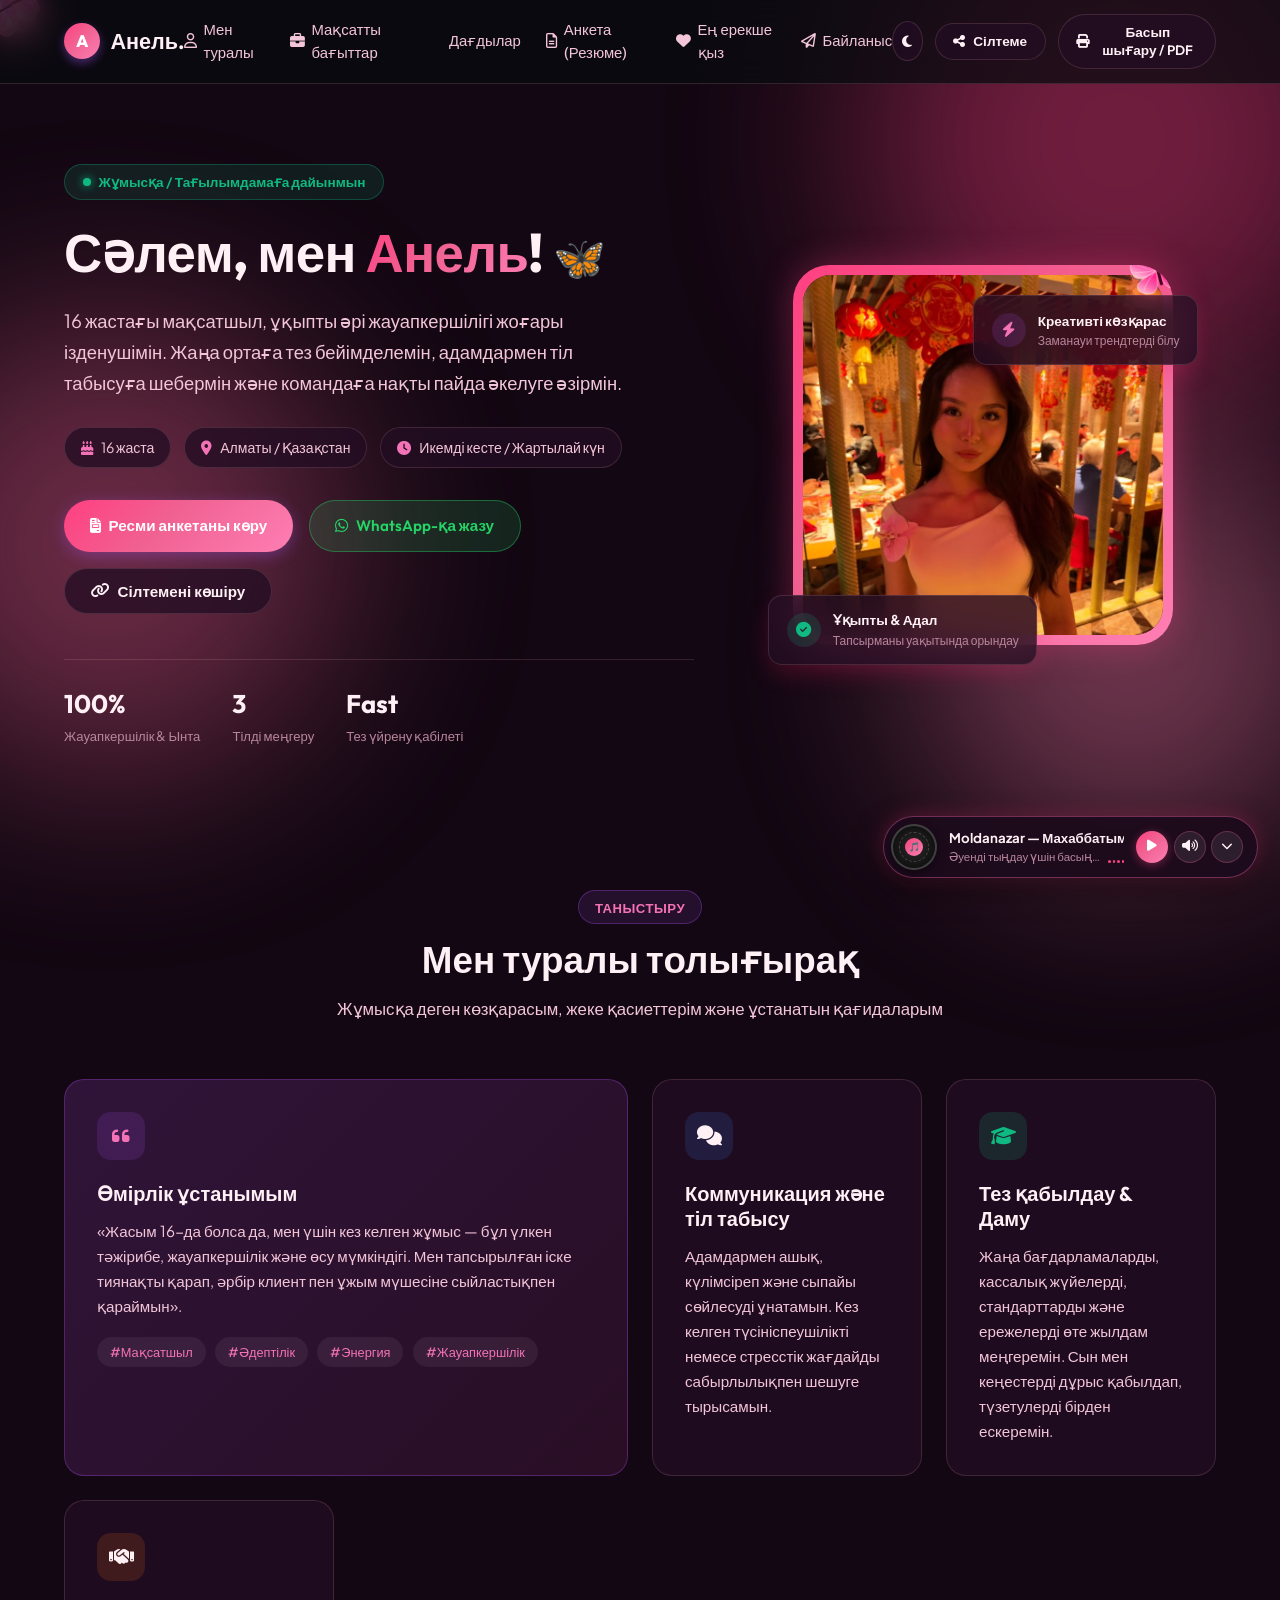
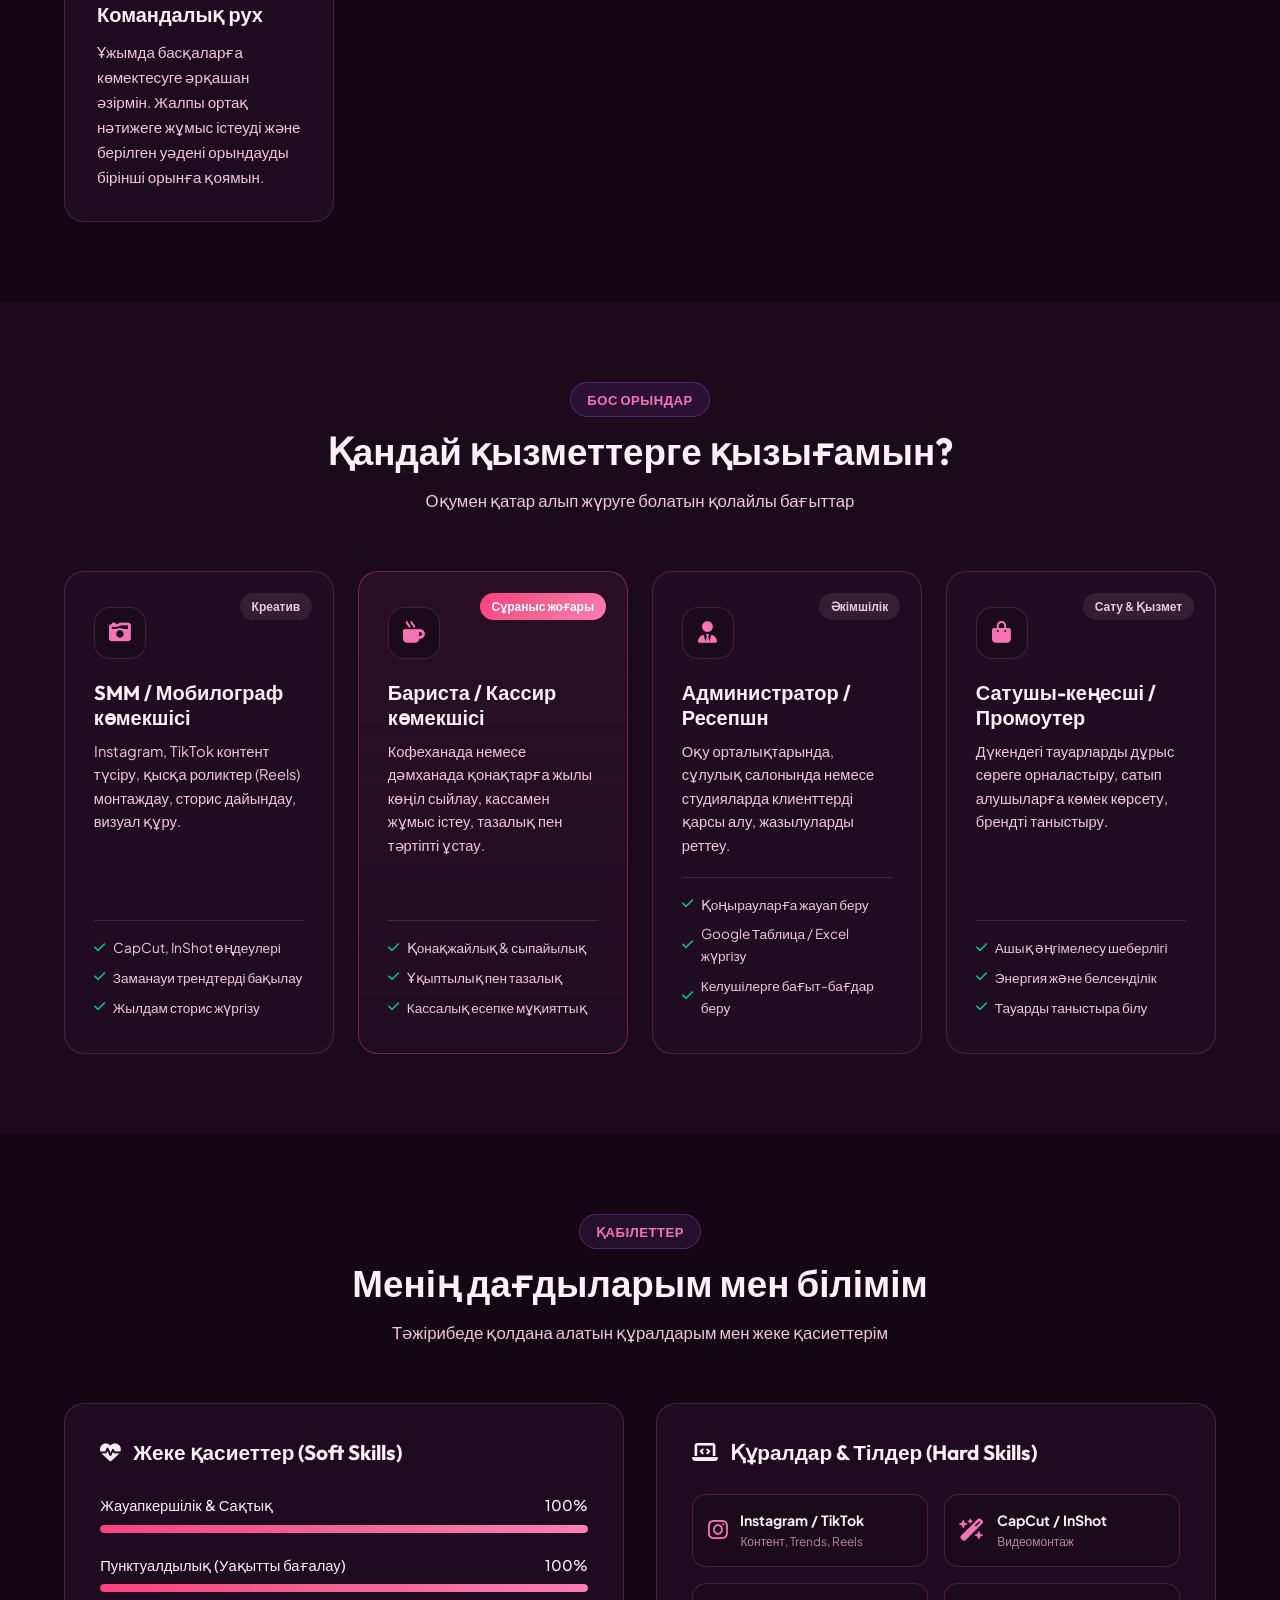
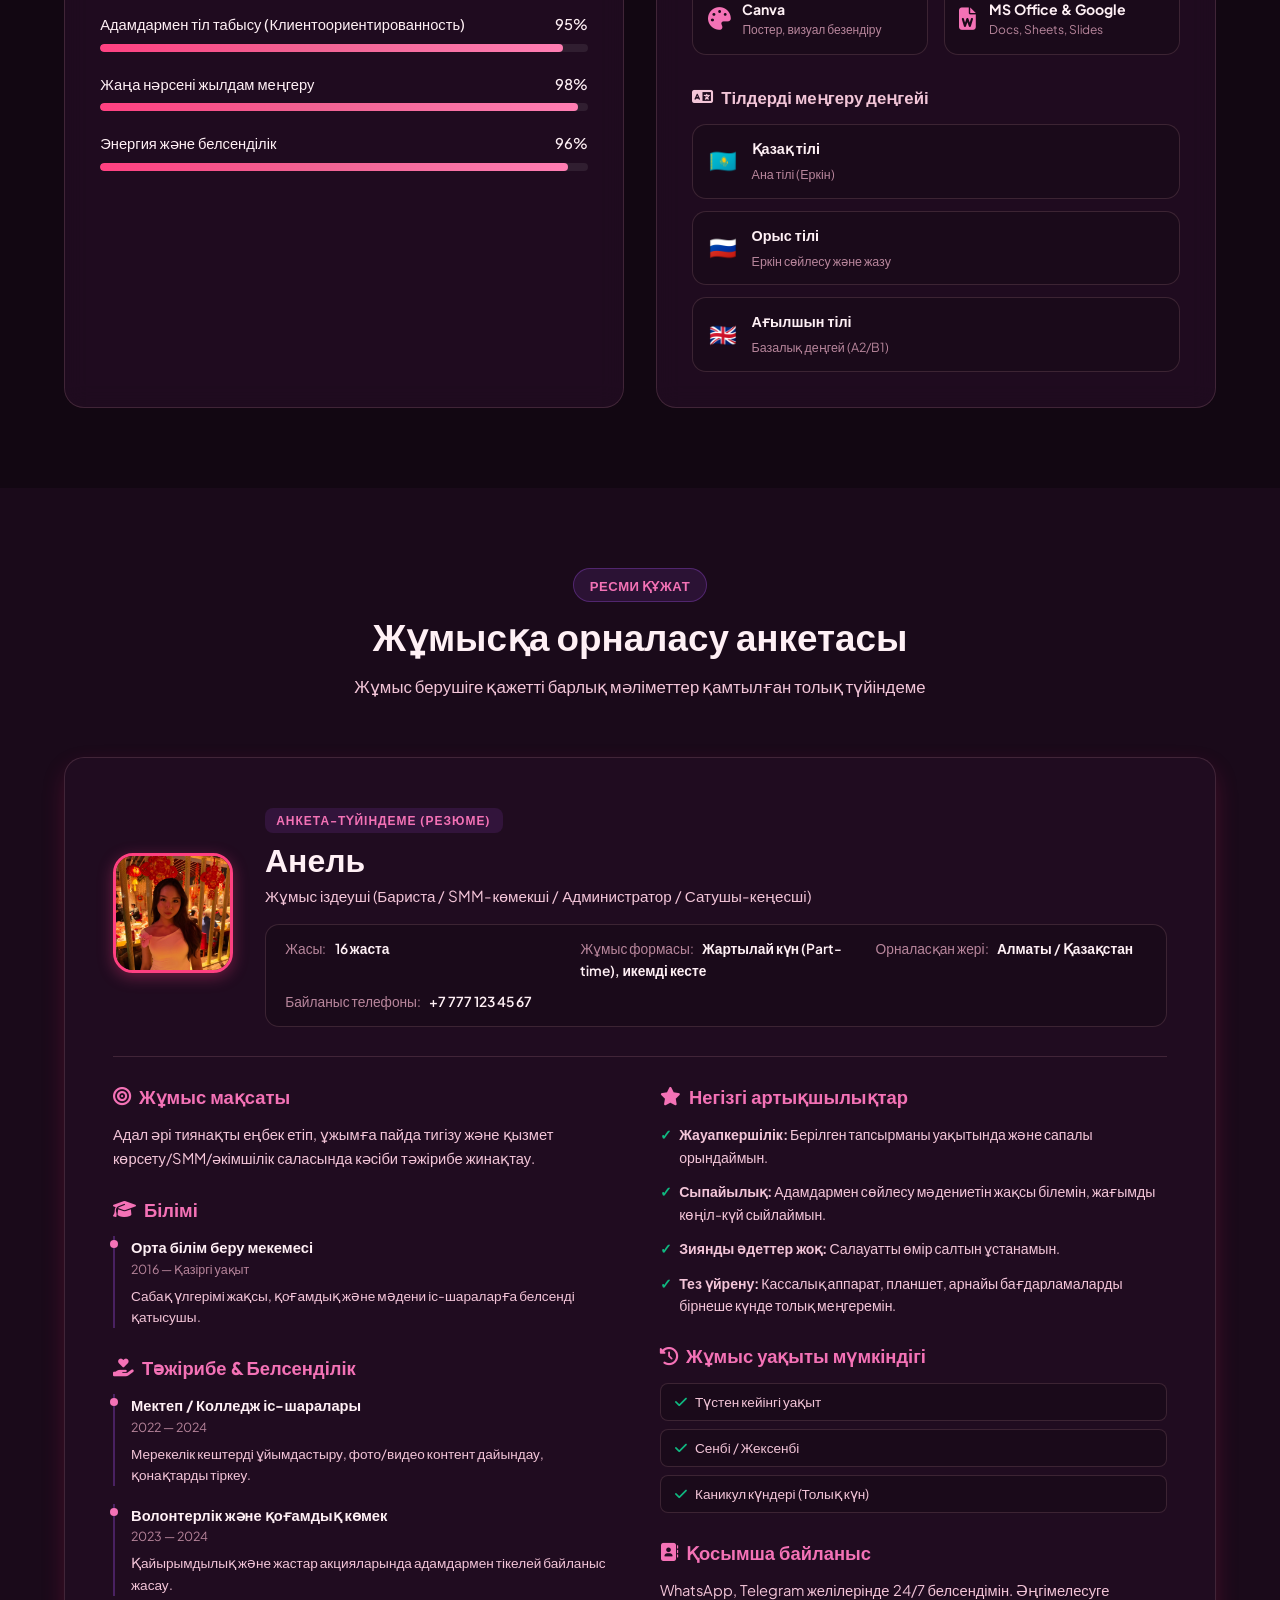
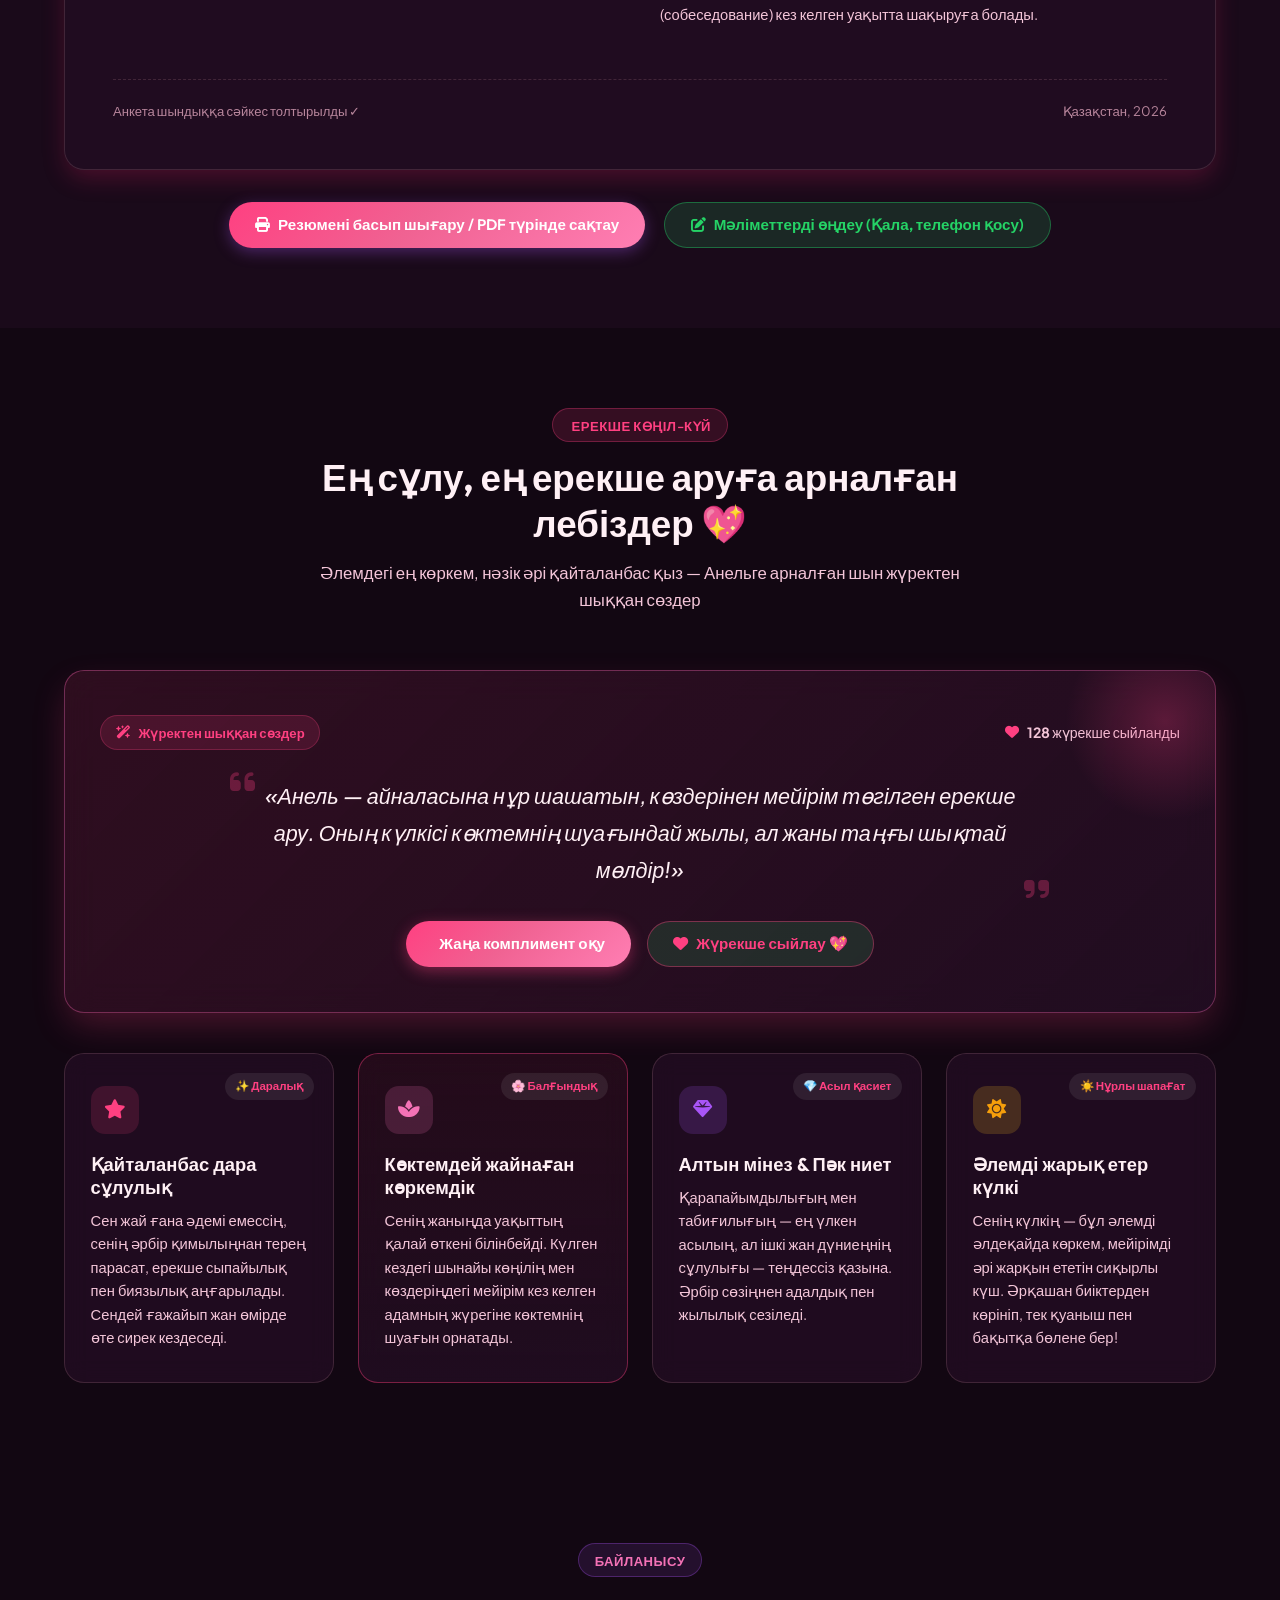
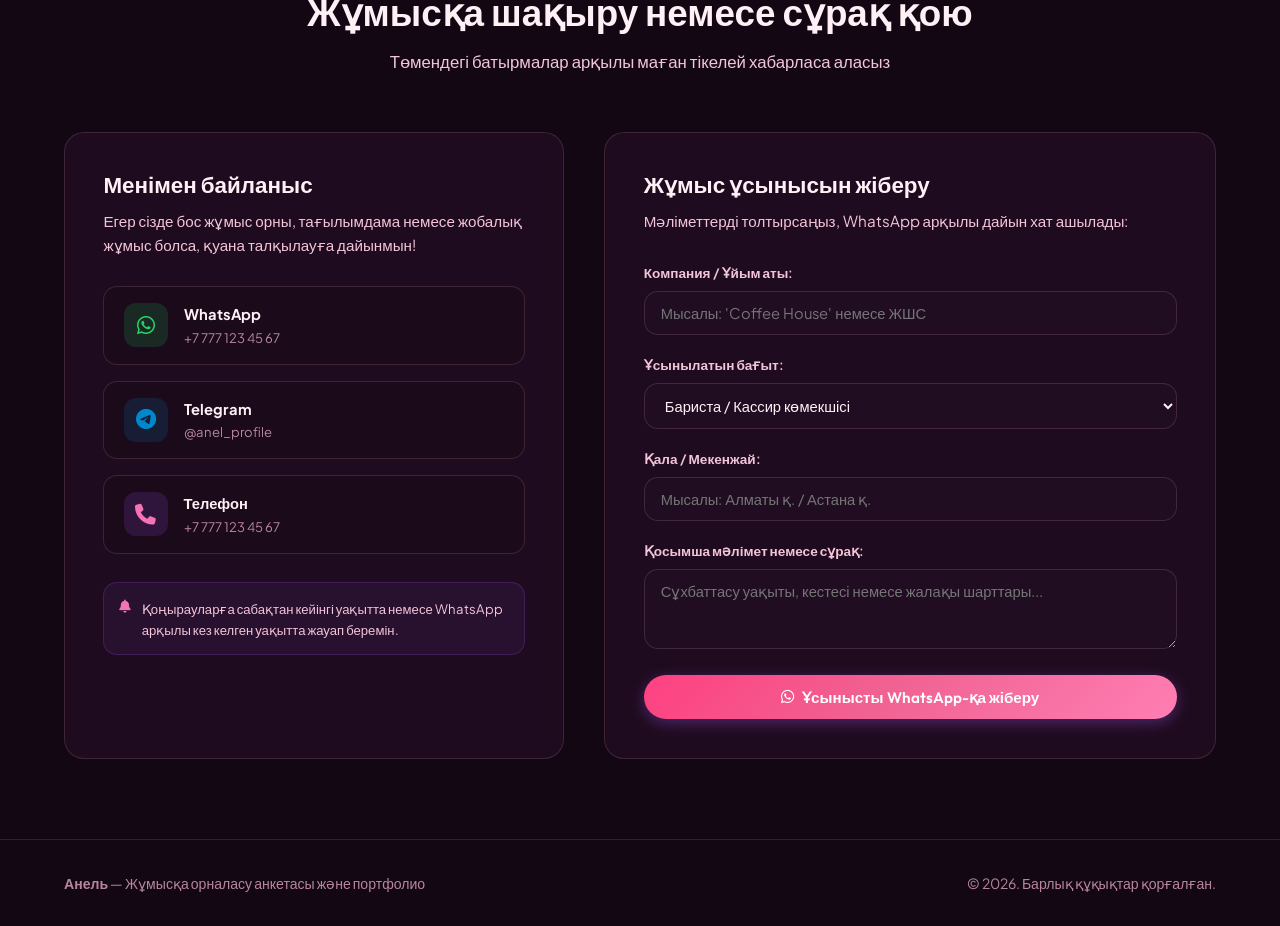
<file: index.html>
<!DOCTYPE html>
<html lang="kk" data-theme="dark">
<head>
  <meta charset="UTF-8">
  <meta name="viewport" content="width=device-width, initial-scale=1.0">
  <title>Анель • Резюме-Портфолио | Жұмысқа орналасу анкетасы</title>
  <meta name="description" content="Анель — 16 жаста. Жұмысқа орналасуға және тағылымдамаға арналған заманауи интерактивті резюме-портфолио мен жеке анкета.">
  
  <!-- Fonts -->
  <link rel="preconnect" href="https://fonts.googleapis.com">
  <link rel="preconnect" href="https://fonts.gstatic.com" crossorigin>
  <link href="https://fonts.googleapis.com/css2?family=Outfit:wght@300;400;500;600;700;800&family=Plus+Jakarta+Sans:wght@400;500;600;700&display=swap" rel="stylesheet">
  
  <!-- Font Awesome Icons -->
  <link rel="stylesheet" href="https://cdnjs.cloudflare.com/ajax/libs/font-awesome/6.4.0/css/all.min.css">
  
  <link rel="stylesheet" href="style.css">
</head>
<body>

  <!-- Background Animated Glow Orbs -->
  <div class="bg-glow bg-glow-1"></div>
  <div class="bg-glow bg-glow-2"></div>
  <div class="bg-glow bg-glow-3"></div>

  <!-- Animated Flying Butterflies Container -->
  <div class="butterflies-container" id="butterfliesContainer"></div>

  <!-- Navigation Bar -->
  <header class="navbar" id="navbar">
    <div class="nav-container">
      <a href="#hero" class="nav-brand">
        <span class="brand-avatar">A</span>
        <span class="brand-name">Анель<span class="dot">.</span></span>
      </a>

      <nav class="nav-links" id="navLinks">
        <a href="#about" class="nav-link"><i class="fa-regular fa-user"></i> Мен туралы</a>
        <a href="#positions" class="nav-link"><i class="fa-solid fa-briefcase"></i> Мақсатты бағыттар</a>
        <a href="#skills" class="nav-link"><i class="fa-solid fa-sparkles"></i> Дағдылар</a>
        <a href="#anketa" class="nav-link"><i class="fa-regular fa-file-lines"></i> Анкета (Резюме)</a>
        <a href="#compliments" class="nav-link"><i class="fa-solid fa-heart"></i> Ең ерекше қыз</a>
        <a href="#contact" class="nav-link"><i class="fa-regular fa-paper-plane"></i> Байланыс</a>
      </nav>

      <div class="nav-actions">
        <button id="themeToggle" class="btn-icon" aria-label="Тақырыпты ауыстыру" title="Күндізгі/Түнгі режим">
          <i class="fa-solid fa-moon"></i>
        </button>
        <button id="shareLinkBtn" class="btn btn-outline btn-sm" title="Сілтемені көшіру / Бөлісу">
          <i class="fa-solid fa-share-nodes"></i> <span>Сілтеме</span>
        </button>
        <button id="quickPrintBtn" class="btn btn-outline btn-sm">
          <i class="fa-solid fa-print"></i> <span>Басып шығару / PDF</span>
        </button>
        <button class="mobile-toggle" id="mobileToggle" aria-label="Мәзірді ашу">
          <i class="fa-solid fa-bars"></i>
        </button>
      </div>
    </div>
  </header>

  <main>
    <!-- Hero Section -->
    <section class="hero-section" id="hero">
      <div class="container hero-container">
        
        <div class="hero-content">
          <div class="status-badge">
            <span class="status-dot"></span>
            <span>Жұмысқа / Тағылымдамаға дайынмын</span>
          </div>

          <h1 class="hero-title">
            Сәлем, мен <span class="gradient-text">Анель</span>! <span class="title-butterfly">🦋</span>
          </h1>
          
          <p class="hero-subtitle">
            16 жастағы мақсатшыл, ұқыпты әрі жауапкершілігі жоғары ізденушімін. Жаңа ортаға тез бейімделемін, адамдармен тіл табысуға шебермін және командаға нақты пайда әкелуге әзірмін.
          </p>

          <div class="hero-badges">
            <div class="badge-item">
              <i class="fa-solid fa-cake-candles"></i>
              <span>16 жаста</span>
            </div>
            <div class="badge-item">
              <i class="fa-solid fa-location-dot"></i>
              <span id="heroCityBadge">Қазақстан</span>
            </div>
            <div class="badge-item">
              <i class="fa-solid fa-clock"></i>
              <span>Икемді кесте / Жартылай күн</span>
            </div>
          </div>

          <div class="hero-buttons">
            <a href="#anketa" class="btn btn-primary">
              <i class="fa-solid fa-file-invoice"></i> Ресми анкетаны көру
            </a>
            <a href="https://wa.me/?text=%D0%A1%D3%99%D0%BB%D0%B5%D0%BC%D0%B5%D1%82%D1%81%D1%96%D0%B7%20%D0%B1%D0%B5%2C%20%D0%90%D0%BD%D0%B5%D0%BB%D1%8C!%20%D0%A1%D1%96%D0%B7%D0%B4%D1%96%D2%A3%20%D1%80%D0%B5%D0%B7%D1%8E%D0%BC%D0%B5%D2%A3%D1%96%D0%B7%D0%B4%D1%96%20%D0%BA%D3%A9%D1%80%D1%96%D0%BF%20%D1%85%D0%B0%D0%B1%D0%B0%D1%80%D0%BB%D0%B0%D1%81%D1%8B%D0%BF%20%D1%82%D1%83%D1%80%D0%BC%D1%8B%D0%BD." target="_blank" class="btn btn-secondary" id="heroWhatsAppBtn">
              <i class="fa-brands fa-whatsapp"></i> WhatsApp-қа жазу
            </a>
            <button class="btn btn-outline" id="heroCopyLinkBtn">
              <i class="fa-solid fa-link"></i> Сілтемені көшіру
            </button>
          </div>

          <div class="quick-stats">
            <div class="stat-card">
              <span class="stat-num">100%</span>
              <span class="stat-desc">Жауапкершілік & Ынта</span>
            </div>
            <div class="stat-card">
              <span class="stat-num">3</span>
              <span class="stat-desc">Тілді меңгеру</span>
            </div>
            <div class="stat-card">
              <span class="stat-num">Fast</span>
              <span class="stat-desc">Тез үйрену қабілеті</span>
            </div>
          </div>
        </div>

        <div class="hero-visual">
          <div class="avatar-card-wrapper">
            <div class="avatar-frame">
              <img src="assets/anel_photo.jpg?v=2" alt="Анельдің фотосы" id="profileImage" class="avatar-img" onerror="this.src='assets/anel_photo.jpg'">
              <div class="butterfly perched-butterfly" title="Көбелек 🦋">
                <div class="butterfly-inner">
                  <svg class="wing wing-left" viewBox="0 0 30 46">
                    <defs>
                      <linearGradient id="pbfGradL" x1="100%" y1="0%" x2="0%" y2="100%">
                        <stop offset="0%" stop-color="#ff007f"/>
                        <stop offset="55%" stop-color="#ff69b4"/>
                        <stop offset="100%" stop-color="#ffe4e1"/>
                      </linearGradient>
                    </defs>
                    <path d="M28,20 C28,8 20,1 10,2 C2,3 0,11 3,20 C6,27 20,25 28,20 Z" fill="url(#pbfGradL)" stroke="rgba(255,255,255,0.75)" stroke-width="0.8"/>
                    <path d="M28,21 C18,24 6,26 4,32 C2,39 12,45 20,43 C26,41 28,31 28,21 Z" fill="url(#pbfGradL)" opacity="0.95" stroke="rgba(255,255,255,0.75)" stroke-width="0.8"/>
                    <path d="M28,20 Q12,12 8,6 M28,20 Q10,18 5,16 M28,21 Q14,30 10,38" fill="none" stroke="rgba(255,255,255,0.65)" stroke-width="0.7"/>
                  </svg>
                  <div class="butterfly-body"></div>
                  <svg class="wing wing-right" viewBox="0 0 30 46">
                    <defs>
                      <linearGradient id="pbfGradR" x1="0%" y1="0%" x2="100%" y2="100%">
                        <stop offset="0%" stop-color="#ff007f"/>
                        <stop offset="55%" stop-color="#ff69b4"/>
                        <stop offset="100%" stop-color="#ffe4e1"/>
                      </linearGradient>
                    </defs>
                    <path d="M2,20 C2,8 10,1 20,2 C28,3 30,11 27,20 C24,27 10,25 2,20 Z" fill="url(#pbfGradR)" stroke="rgba(255,255,255,0.75)" stroke-width="0.8"/>
                    <path d="M2,21 C12,24 24,26 26,32 C28,39 18,45 10,43 C4,41 2,31 2,21 Z" fill="url(#pbfGradR)" opacity="0.95" stroke="rgba(255,255,255,0.75)" stroke-width="0.8"/>
                    <path d="M2,20 Q18,12 22,6 M2,20 Q20,18 25,16 M2,21 Q16,30 20,38" fill="none" stroke="rgba(255,255,255,0.65)" stroke-width="0.7"/>
                  </svg>
                </div>
              </div>
            </div>
            
            <div class="floating-card float-left">
              <div class="float-icon green"><i class="fa-solid fa-circle-check"></i></div>
              <div>
                <strong>Ұқыпты & Адал</strong>
                <span>Тапсырманы уақытында орындау</span>
              </div>
            </div>

            <div class="floating-card float-right">
              <div class="float-icon purple"><i class="fa-solid fa-bolt"></i></div>
              <div>
                <strong>Креативті көзқарас</strong>
                <span>Заманауи трендтерді білу</span>
              </div>
            </div>
          </div>
        </div>

      </div>
    </section>

    <!-- About Me Section -->
    <section class="section" id="about">
      <div class="container">
        <div class="section-header">
          <span class="section-tag">Таныстыру</span>
          <h2 class="section-title">Мен туралы толығырақ</h2>
          <p class="section-desc">Жұмысқа деген көзқарасым, жеке қасиеттерім және ұстанатын қағидаларым</p>
        </div>

        <div class="about-grid">
          <div class="about-card highlight-card">
            <div class="card-icon"><i class="fa-solid fa-quote-left"></i></div>
            <h3>Өмірлік ұстанымым</h3>
            <p>
              «Жасым 16-да болса да, мен үшін кез келген жұмыс — бұл үлкен тәжірибе, жауапкершілік және өсу мүмкіндігі. Мен тапсырылған іске тиянақты қарап, әрбір клиент пен ұжым мүшесіне сыйластықпен қараймын».
            </p>
            <div class="tag-cloud">
              <span class="tag">#Мақсатшыл</span>
              <span class="tag">#Әдептілік</span>
              <span class="tag">#Энергия</span>
              <span class="tag">#Жауапкершілік</span>
            </div>
          </div>

          <div class="about-card">
            <div class="card-icon blue"><i class="fa-solid fa-comments"></i></div>
            <h3>Коммуникация және тіл табысу</h3>
            <p>
              Адамдармен ашық, күлімсіреп және сыпайы сөйлесуді ұнатамын. Кез келген түсініспеушілікті немесе стресстік жағдайды сабырлылықпен шешуге тырысамын.
            </p>
          </div>

          <div class="about-card">
            <div class="card-icon emerald"><i class="fa-solid fa-graduation-cap"></i></div>
            <h3>Тез қабылдау & Даму</h3>
            <p>
              Жаңа бағдарламаларды, кассалық жүйелерді, стандарттарды және ережелерді өте жылдам меңгеремін. Сын мен кеңестерді дұрыс қабылдап, түзетулерді бірден ескеремін.
            </p>
          </div>

          <div class="about-card">
            <div class="card-icon orange"><i class="fa-solid fa-handshake"></i></div>
            <h3>Командалық рух</h3>
            <p>
              Ұжымда басқаларға көмектесуге әрқашан әзірмін. Жалпы ортақ нәтижеге жұмыс істеуді және берілген уәдені орындауды бірінші орынға қоямын.
            </p>
          </div>
        </div>
      </div>
    </section>

    <!-- Target Positions Section -->
    <section class="section bg-alt" id="positions">
      <div class="container">
        <div class="section-header">
          <span class="section-tag">Бос орындар</span>
          <h2 class="section-title">Қандай қызметтерге қызығамын?</h2>
          <p class="section-desc">Оқумен қатар алып жүруге болатын қолайлы бағыттар</p>
        </div>

        <div class="positions-grid">
          
          <div class="position-card">
            <div class="pos-badge">Креатив</div>
            <div class="pos-icon"><i class="fa-solid fa-camera-retro"></i></div>
            <h3>SMM / Мобилограф көмекшісі</h3>
            <p class="pos-desc">Instagram, TikTok контент түсіру, қысқа роликтер (Reels) монтаждау, сторис дайындау, визуал құру.</p>
            <ul class="pos-points">
              <li><i class="fa-solid fa-check"></i> CapCut, InShot өңдеулері</li>
              <li><i class="fa-solid fa-check"></i> Заманауи трендтерді бақылау</li>
              <li><i class="fa-solid fa-check"></i> Жылдам сторис жүргізу</li>
            </ul>
          </div>

          <div class="position-card featured">
            <div class="pos-badge highlight">Сұраныс жоғары</div>
            <div class="pos-icon"><i class="fa-solid fa-mug-hot"></i></div>
            <h3>Бариста / Кассир көмекшісі</h3>
            <p class="pos-desc">Кофеханада немесе дәмханада қонақтарға жылы көңіл сыйлау, кассамен жұмыс істеу, тазалық пен тәртіпті ұстау.</p>
            <ul class="pos-points">
              <li><i class="fa-solid fa-check"></i> Қонақжайлық & сыпайылық</li>
              <li><i class="fa-solid fa-check"></i> Ұқыптылық пен тазалық</li>
              <li><i class="fa-solid fa-check"></i> Кассалық есепке мұқияттық</li>
            </ul>
          </div>

          <div class="position-card">
            <div class="pos-badge">Әкімшілік</div>
            <div class="pos-icon"><i class="fa-solid fa-user-tie"></i></div>
            <h3>Администратор / Ресепшн</h3>
            <p class="pos-desc">Оқу орталықтарында, сұлулық салонында немесе студияларда клиенттерді қарсы алу, жазылуларды реттеу.</p>
            <ul class="pos-points">
              <li><i class="fa-solid fa-check"></i> Қоңырауларға жауап беру</li>
              <li><i class="fa-solid fa-check"></i> Google Таблица / Excel жүргізу</li>
              <li><i class="fa-solid fa-check"></i> Келушілерге бағыт-бағдар беру</li>
            </ul>
          </div>

          <div class="position-card">
            <div class="pos-badge">Сату & Қызмет</div>
            <div class="pos-icon"><i class="fa-solid fa-bag-shopping"></i></div>
            <h3>Сатушы-кеңесші / Промоутер</h3>
            <p class="pos-desc">Дүкендегі тауарларды дұрыс сөреге орналастыру, сатып алушыларға көмек көрсету, брендті таныстыру.</p>
            <ul class="pos-points">
              <li><i class="fa-solid fa-check"></i> Ашық әңгімелесу шеберлігі</li>
              <li><i class="fa-solid fa-check"></i> Энергия және белсенділік</li>
              <li><i class="fa-solid fa-check"></i> Тауарды таныстыра білу</li>
            </ul>
          </div>

        </div>
      </div>
    </section>

    <!-- Skills Section -->
    <section class="section" id="skills">
      <div class="container">
        <div class="section-header">
          <span class="section-tag">Қабілеттер</span>
          <h2 class="section-title">Менің дағдыларым мен білімім</h2>
          <p class="section-desc">Тәжірибеде қолдана алатын құралдарым мен жеке қасиеттерім</p>
        </div>

        <div class="skills-wrapper">
          
          <!-- Soft Skills -->
          <div class="skill-group-card">
            <div class="skill-group-title">
              <i class="fa-solid fa-heart-pulse"></i>
              <h3>Жеке қасиеттер (Soft Skills)</h3>
            </div>
            
            <div class="skill-bar-item">
              <div class="skill-info">
                <span>Жауапкершілік & Сақтық</span>
                <span>100%</span>
              </div>
              <div class="progress-track"><div class="progress-fill" style="width: 100%;"></div></div>
            </div>

            <div class="skill-bar-item">
              <div class="skill-info">
                <span>Пунктуалдылық (Уақытты бағалау)</span>
                <span>100%</span>
              </div>
              <div class="progress-track"><div class="progress-fill" style="width: 100%;"></div></div>
            </div>

            <div class="skill-bar-item">
              <div class="skill-info">
                <span>Адамдармен тіл табысу (Клиентоориентированность)</span>
                <span>95%</span>
              </div>
              <div class="progress-track"><div class="progress-fill" style="width: 95%;"></div></div>
            </div>

            <div class="skill-bar-item">
              <div class="skill-info">
                <span>Жаңа нәрсені жылдам меңгеру</span>
                <span>98%</span>
              </div>
              <div class="progress-track"><div class="progress-fill" style="width: 98%;"></div></div>
            </div>

            <div class="skill-bar-item">
              <div class="skill-info">
                <span>Энергия және белсенділік</span>
                <span>96%</span>
              </div>
              <div class="progress-track"><div class="progress-fill" style="width: 96%;"></div></div>
            </div>
          </div>

          <!-- Hard Skills & Languages -->
          <div class="skill-group-card">
            <div class="skill-group-title">
              <i class="fa-solid fa-laptop-code"></i>
              <h3>Құралдар & Тілдер (Hard Skills)</h3>
            </div>

            <div class="tools-grid">
              <div class="tool-chip">
                <i class="fa-brands fa-instagram"></i>
                <div>
                  <strong>Instagram / TikTok</strong>
                  <span>Контент, Trends, Reels</span>
                </div>
              </div>

              <div class="tool-chip">
                <i class="fa-solid fa-wand-magic-sparkles"></i>
                <div>
                  <strong>CapCut / InShot</strong>
                  <span>Видеомонтаж</span>
                </div>
              </div>

              <div class="tool-chip">
                <i class="fa-solid fa-palette"></i>
                <div>
                  <strong>Canva</strong>
                  <span>Постер, визуал безендіру</span>
                </div>
              </div>

              <div class="tool-chip">
                <i class="fa-solid fa-file-word"></i>
                <div>
                  <strong>MS Office & Google</strong>
                  <span>Docs, Sheets, Slides</span>
                </div>
              </div>
            </div>

            <h4 class="sub-skills-title"><i class="fa-solid fa-language"></i> Тілдерді меңгеру деңгейі</h4>
            <div class="languages-list">
              <div class="lang-card">
                <span class="lang-flag">🇰🇿</span>
                <div class="lang-info">
                  <strong>Қазақ тілі</strong>
                  <span>Ана тілі (Еркін)</span>
                </div>
              </div>

              <div class="lang-card">
                <span class="lang-flag">🇷🇺</span>
                <div class="lang-info">
                  <strong>Орыс тілі</strong>
                  <span>Еркін сөйлесу және жазу</span>
                </div>
              </div>

              <div class="lang-card">
                <span class="lang-flag">🇬🇧</span>
                <div class="lang-info">
                  <strong>Ағылшын тілі</strong>
                  <span>Базалық деңгей (A2/B1)</span>
                </div>
              </div>
            </div>

          </div>

        </div>
      </div>
    </section>

    <!-- Interactive Resume Questionnaire (АНКЕТА) Section -->
    <section class="section bg-alt" id="anketa">
      <div class="container">
        <div class="section-header">
          <span class="section-tag">Ресми құжат</span>
          <h2 class="section-title">Жұмысқа орналасу анкетасы</h2>
          <p class="section-desc">Жұмыс берушіге қажетті барлық мәліметтер қамтылған толық түйіндеме</p>
        </div>

        <!-- Resume Printable Document Container -->
        <div class="resume-document" id="printableResume">
          
          <!-- Document Header -->
          <div class="doc-header">
            <div class="doc-avatar-side">
              <img src="assets/anel_photo.jpg?v=2" alt="Анель" class="doc-avatar-img" onerror="this.src='assets/anel_photo.jpg'">
            </div>
            <div class="doc-header-info">
              <div class="doc-badge">АНКЕТА-ТҮЙІНДЕМЕ (РЕЗЮМЕ)</div>
              <h2 class="doc-name" id="docName">Анель</h2>
              <p class="doc-role" id="docRole">Жұмыс іздеуші (Бариста / SMM-көмекші / Администратор / Сатушы-кеңесші)</p>
              
              <div class="doc-meta-grid">
                <div class="meta-item">
                  <span class="meta-lbl">Жасы:</span>
                  <span class="meta-val" id="docAge">16 жаста</span>
                </div>
                <div class="meta-item">
                  <span class="meta-lbl">Жұмыс формасы:</span>
                  <span class="meta-val" id="docSchedule">Жартылай күн (Part-time), икемді кесте</span>
                </div>
                <div class="meta-item">
                  <span class="meta-lbl">Орналасқан жері:</span>
                  <span class="meta-val" id="docCity">Қазақстан</span>
                </div>
                <div class="meta-item">
                  <span class="meta-lbl">Байланыс телефоны:</span>
                  <span class="meta-val" id="docPhone">+7 (7XX) XXX-XX-XX</span>
                </div>
              </div>
            </div>
          </div>

          <hr class="doc-divider">

          <!-- Questionnaire Grid -->
          <div class="doc-body-grid">
            
            <!-- Left Column -->
            <div class="doc-col">
              
              <div class="doc-section">
                <h4 class="doc-sec-title"><i class="fa-solid fa-bullseye"></i> Жұмыс мақсаты</h4>
                <p class="doc-text" id="docGoal">
                  Адал әрі тиянақты еңбек етіп, ұжымға пайда тигізу және қызмет көрсету/SMM/әкімшілік саласында кәсіби тәжірибе жинақтау.
                </p>
              </div>

              <div class="doc-section">
                <h4 class="doc-sec-title"><i class="fa-solid fa-graduation-cap"></i> Білімі</h4>
                <div class="doc-timeline-item">
                  <strong>Орта білім беру мекемесі</strong>
                  <span class="timeline-date">2016 — Қазіргі уақыт</span>
                  <p class="timeline-desc">Сабақ үлгерімі жақсы, қоғамдық және мәдени іс-шараларға белсенді қатысушы.</p>
                </div>
              </div>

              <div class="doc-section">
                <h4 class="doc-sec-title"><i class="fa-solid fa-hand-holding-heart"></i> Тәжірибе & Белсенділік</h4>
                <div class="doc-timeline-item">
                  <strong>Мектеп / Колледж іс-шаралары</strong>
                  <span class="timeline-date">2022 — 2024</span>
                  <p class="timeline-desc">Мерекелік кештерді ұйымдастыру, фото/видео контент дайындау, қонақтарды тіркеу.</p>
                </div>
                <div class="doc-timeline-item">
                  <strong>Волонтерлік және қоғамдық көмек</strong>
                  <span class="timeline-date">2023 — 2024</span>
                  <p class="timeline-desc">Қайырымдылық және жастар акцияларында адамдармен тікелей байланыс жасау.</p>
                </div>
              </div>

            </div>

            <!-- Right Column -->
            <div class="doc-col">
              
              <div class="doc-section">
                <h4 class="doc-sec-title"><i class="fa-solid fa-star"></i> Негізгі артықшылықтар</h4>
                <ul class="doc-list" id="docProsList">
                  <li><strong>Жауапкершілік:</strong> Берілген тапсырманы уақытында және сапалы орындаймын.</li>
                  <li><strong>Сыпайылық:</strong> Адамдармен сөйлесу мәдениетін жақсы білемін, жағымды көңіл-күй сыйлаймын.</li>
                  <li><strong>Зиянды әдеттер жоқ:</strong> Салауатты өмір салтын ұстанамын.</li>
                  <li><strong>Тез үйрену:</strong> Кассалық аппарат, планшет, арнайы бағдарламаларды бірнеше күнде толық меңгеремін.</li>
                </ul>
              </div>

              <div class="doc-section">
                <h4 class="doc-sec-title"><i class="fa-solid fa-clock-rotate-left"></i> Жұмыс уақыты мүмкіндігі</h4>
                <div class="time-chips">
                  <span class="t-chip"><i class="fa-solid fa-check"></i> Түстен кейінгі уақыт</span>
                  <span class="t-chip"><i class="fa-solid fa-check"></i> Сенбі / Жексенбі</span>
                  <span class="t-chip"><i class="fa-solid fa-check"></i> Каникул күндері (Толық күн)</span>
                </div>
              </div>

              <div class="doc-section">
                <h4 class="doc-sec-title"><i class="fa-solid fa-address-book"></i> Қосымша байланыс</h4>
                <p class="doc-text">
                  WhatsApp, Telegram желілерінде 24/7 белсендімін. Әңгімелесуге (собеседование) кез келген уақытта шақыруға болады.
                </p>
              </div>

            </div>

          </div>

          <!-- Document Footer -->
          <div class="doc-footer">
            <span class="doc-sign">Анкета шындыққа сәйкес толтырылды ✓</span>
            <span class="doc-stamp">Қазақстан, 2026</span>
          </div>

        </div>

        <!-- Resume Action Buttons Bar -->
        <div class="resume-toolbar">
          <button class="btn btn-primary" id="printResumeBtn">
            <i class="fa-solid fa-print"></i> Резюмені басып шығару / PDF түрінде сақтау
          </button>
          <button class="btn btn-secondary" id="editDataBtn">
            <i class="fa-solid fa-pen-to-square"></i> Мәліметтерді өңдеу (Қала, телефон қосу)
          </button>
        </div>

      </div>
    </section>

    <!-- Compliments & Special Words Section -->
    <section class="section compliments-section" id="compliments">
      <div class="container">
        <div class="section-header">
          <span class="section-tag special-tag"><i class="fa-solid fa-sparkles"></i> Ерекше көңіл-күй</span>
          <h2 class="section-title">Ең сұлу, ең ерекше аруға арналған лебіздер <span class="heart-pulse">💖</span></h2>
          <p class="section-desc">Әлемдегі ең көркем, нәзік әрі қайталанбас қыз — Анельге арналған шын жүректен шыққан сөздер</p>
        </div>

        <!-- Interactive Compliment Showcase -->
        <div class="compliment-interactive-card">
          <div class="card-glow-pink"></div>
          
          <div class="compliment-top-bar">
            <span class="c-badge"><i class="fa-solid fa-wand-magic-sparkles"></i> Жүректен шыққан сөздер</span>
            <div class="c-love-stats">
              <i class="fa-solid fa-heart heart-beat-icon"></i>
              <span><strong id="heartsCounter">128</strong> жүрекше сыйланды</span>
            </div>
          </div>

          <div class="compliment-quote-wrap">
            <i class="fa-solid fa-quote-left c-quote-mark c-quote-left"></i>
            <p class="compliment-quote-text" id="complimentQuoteText">
              «Анель — айналасына нұр шашатын, көздерінен мейірім төгілген ерекше ару. Оның күлкісі көктемнің шуағындай жылы, ал жаны таңғы шықтай мөлдір!»
            </p>
            <i class="fa-solid fa-quote-right c-quote-mark c-quote-right"></i>
          </div>

          <div class="compliment-action-btns">
            <button class="btn btn-primary btn-sparkle" id="nextComplimentBtn">
              <i class="fa-solid fa-sparkles"></i> Жаңа комплимент оқу
            </button>
            <button class="btn btn-secondary btn-heart" id="sendHeartBtn">
              <i class="fa-solid fa-heart"></i> Жүрекше сыйлау 💖
            </button>
          </div>
        </div>

        <!-- Four Aesthetic Compliment Pillars -->
        <div class="compliments-grid">
          
          <div class="compliment-card">
            <div class="c-card-badge">✨ Даралық</div>
            <div class="c-card-icon star"><i class="fa-solid fa-star"></i></div>
            <h3>Қайталанбас дара сұлулық</h3>
            <p>Сен жай ғана әдемі емессің, сенің әрбір қимылыңнан терең парасат, ерекше сыпайылық пен биязылық аңғарылады. Сендей ғажайып жан өмірде өте сирек кездеседі.</p>
          </div>

          <div class="compliment-card featured-glow">
            <div class="c-card-badge rose">🌸 Балғындық</div>
            <div class="c-card-icon rose"><i class="fa-solid fa-spa"></i></div>
            <h3>Көктемдей жайнаған көркемдік</h3>
            <p>Сенің жаныңда уақыттың қалай өткені білінбейді. Күлген кездегі шынайы көңілің мен көздеріңдегі мейірім кез келген адамның жүрегіне көктемнің шуағын орнатады.</p>
          </div>

          <div class="compliment-card">
            <div class="c-card-badge violet">💎 Асыл қасиет</div>
            <div class="c-card-icon violet"><i class="fa-solid fa-gem"></i></div>
            <h3>Алтын мінез & Пәк ниет</h3>
            <p>Қарапайымдылығың мен табиғилығың — ең үлкен асылың, ал ішкі жан дүниеңнің сұлулығы — теңдессіз қазына. Әрбір сөзіңнен адалдық пен жылылық сезіледі.</p>
          </div>

          <div class="compliment-card">
            <div class="c-card-badge amber">☀️ Нұрлы шапағат</div>
            <div class="c-card-icon amber"><i class="fa-solid fa-sun"></i></div>
            <h3>Әлемді жарық етер күлкі</h3>
            <p>Сенің күлкің — бұл әлемді әлдеқайда көркем, мейірімді әрі жарқын ететін сиқырлы күш. Әрқашан биіктерден көрініп, тек қуаныш пен бақытқа бөлене бер!</p>
          </div>

        </div>

      </div>
    </section>

    <!-- Contact & Hire Me Section -->
    <section class="section" id="contact">
      <div class="container">
        <div class="section-header">
          <span class="section-tag">Байланысу</span>
          <h2 class="section-title">Жұмысқа шақыру немесе сұрақ қою</h2>
          <p class="section-desc">Төмендегі батырмалар арқылы маған тікелей хабарласа аласыз</p>
        </div>

        <div class="contact-wrapper">
          
          <div class="contact-info-card">
            <h3>Менімен байланыс</h3>
            <p>Егер сізде бос жұмыс орны, тағылымдама немесе жобалық жұмыс болса, қуана талқылауға дайынмын!</p>
            
            <div class="contact-methods">
              <a href="https://wa.me/?text=%D0%A1%D3%99%D0%BB%D0%B5%D0%BC%D0%B5%D1%82%D1%81%D1%96%D0%B7%20%D0%B1%D0%B5%2C%20%D0%90%D0%BD%D0%B5%D0%BB%D1%8C!%20%D0%96%D2%B9%D0%BC%D1%8B%D1%81%D2%9B%D0%B0%20%D2%9B%D0%B0%D1%82%D1%8B%D1%81%D1%82%D1%8B%20%D2%B1%D1%81%D1%8B%D0%BD%D1%8B%D1%81%20%D0%B1%D0%BE%D0%B9%D1%8B%D0%BD%D1%88%D0%B0%20%D1%85%D0%B0%D0%B1%D0%B0%D1%80%D0%BB%D0%B0%D1%81%D1%8B%D0%BF%20%D1%82%D2%B1%D1%80%D0%BC%D1%8B%D0%BD." target="_blank" class="c-method-item wa" id="cWaLink">
                <div class="c-icon"><i class="fa-brands fa-whatsapp"></i></div>
                <div>
                  <strong>WhatsApp</strong>
                  <span id="cWaText">Тікелей хабарлама жазу</span>
                </div>
              </a>

              <a href="https://t.me/" target="_blank" class="c-method-item tg" id="cTgLink">
                <div class="c-icon"><i class="fa-brands fa-telegram"></i></div>
                <div>
                  <strong>Telegram</strong>
                  <span>@anel_profile</span>
                </div>
              </a>

              <div class="c-method-item phone" id="cPhoneCard">
                <div class="c-icon"><i class="fa-solid fa-phone"></i></div>
                <div>
                  <strong>Телефон</strong>
                  <span id="cPhoneText">+7 (7XX) XXX-XX-XX</span>
                </div>
              </div>
            </div>

            <div class="schedule-note">
              <i class="fa-solid fa-bell"></i>
              <span>Қоңырауларға сабақтан кейінгі уақытта немесе WhatsApp арқылы кез келген уақытта жауап беремін.</span>
            </div>
          </div>

          <!-- Quick Offer Form -->
          <div class="contact-form-card">
            <h3>Жұмыс ұсынысын жіберу</h3>
            <p>Мәліметтерді толтырсаңыз, WhatsApp арқылы дайын хат ашылады:</p>
            
            <form id="offerForm">
              <div class="form-group">
                <label for="companyName">Компания / Ұйым аты:</label>
                <input type="text" id="companyName" placeholder="Мысалы: 'Coffee House' немесе ЖШС" required>
              </div>

              <div class="form-group">
                <label for="vacancySelect">Ұсынылатын бағыт:</label>
                <select id="vacancySelect">
                  <option value="Бариста / Кассир көмекшісі">Бариста / Кассир көмекшісі</option>
                  <option value="SMM / Видео түсіруші">SMM / Мобилограф көмекшісі</option>
                  <option value="Администратор / Көмекші">Администратор / Көмекші</option>
                  <option value="Сатушы-кеңесші">Сатушы-кеңесші</option>
                  <option value="Басқа жұмыс">Басқа ұсыныс</option>
                </select>
              </div>

              <div class="form-group">
                <label for="workCity">Қала / Мекенжай:</label>
                <input type="text" id="workCity" placeholder="Мысалы: Алматы қ. / Астана қ.">
              </div>

              <div class="form-group">
                <label for="offerMessage">Қосымша мәлімет немесе сұрақ:</label>
                <textarea id="offerMessage" rows="3" placeholder="Сұхбаттасу уақыты, кестесі немесе жалақы шарттары..."></textarea>
              </div>

              <button type="submit" class="btn btn-primary btn-block">
                <i class="fa-brands fa-whatsapp"></i> Ұсынысты WhatsApp-қа жіберу
              </button>
            </form>
          </div>

        </div>
      </div>
    </section>
  </main>

  <!-- Edit Data Modal -->
  <div class="modal-overlay" id="editModal">
    <div class="modal-box">
      <div class="modal-header">
        <h3><i class="fa-solid fa-pen-nib"></i> Анкета мәліметтерін түзету</h3>
        <button class="modal-close" id="closeModalBtn">&times;</button>
      </div>
      <div class="modal-body">
        <p class="modal-hint">Мұнда өз қалаңызды, телефон нөміріңізді және жеке мәтініңізді енгізе аласыз. Ол сайтта және басып шығарылатын анкетада бірден жаңарады.</p>
        
        <div class="form-group">
          <label for="inputName">Аты-жөні:</label>
          <input type="text" id="inputName" value="Анель">
        </div>

        <div class="form-group">
          <label for="inputAge">Жасы:</label>
          <input type="text" id="inputAge" value="16 жаста">
        </div>

        <div class="form-group">
          <label for="inputCity">Тұратын қаласы:</label>
          <input type="text" id="inputCity" value="Алматы">
        </div>

        <div class="form-group">
          <label for="inputPhone">Байланыс телефоны (WhatsApp):</label>
          <input type="text" id="inputPhone" value="+7 777 123 45 67">
        </div>

        <div class="form-group">
          <label for="inputTelegram">Telegram username (мысалы @anel):</label>
          <input type="text" id="inputTelegram" value="@anel_k">
        </div>

        <div class="form-group">
          <label for="inputSchedule">Қолайлы жұмыс кестесі:</label>
          <input type="text" id="inputSchedule" value="Жартылай күн (14:00-ден кейін), демалыс күндері">
        </div>
      </div>
      <div class="modal-footer">
        <button class="btn btn-outline" id="cancelModalBtn">Болдырмау</button>
        <button class="btn btn-primary" id="saveModalBtn">Сақтау</button>
      </div>
    </div>
  </div>

  <!-- Toast Notification -->
  <div class="toast" id="toast">
    <i class="fa-solid fa-circle-check"></i>
    <span id="toastMsg">Мәліметтер сәтті сақталды!</span>
  </div>

  <!-- Footer -->
  <footer class="footer">
    <div class="container footer-container">
      <div class="footer-left">
        <strong>Анель</strong> — Жұмысқа орналасу анкетасы және портфолио
      </div>
      <div class="footer-right">
        <span>© 2026. Барлық құқықтар қорғалған.</span>
      </div>
    </div>
  </footer>

  <!-- Floating Moldanazar "Махаббатым" Music Player -->
  <aside class="music-player-widget" id="musicPlayerWidget" aria-label="Музыка ойнатқышы">
    <div class="music-compact-wrap">
      <div class="music-vinyl-box" id="musicVinylBox" title="Ойнату / Кідірту">
        <div class="music-vinyl" id="musicVinyl">
          <div class="vinyl-rings"></div>
          <div class="vinyl-center">
            <span class="vinyl-note">🎵</span>
          </div>
        </div>
      </div>
      
      <div class="music-meta">
        <div class="music-title">
          <span>Moldanazar — Махаббатым</span>
          <span class="music-live-badge">Қазақ инди</span>
        </div>
        <div class="music-status-line">
          <span class="music-status-text" id="musicStatusText">Әуенді тыңдау үшін басыңыз</span>
          <div class="music-equalizer" id="musicEqualizer">
            <span class="bar bar-1"></span>
            <span class="bar bar-2"></span>
            <span class="bar bar-3"></span>
            <span class="bar bar-4"></span>
          </div>
        </div>
      </div>

      <div class="music-controls">
        <button class="m-ctrl-btn m-play-btn" id="musicPlayBtn" aria-label="Ойнату немесе тоқтату" title="Ойнату / Тоқтату">
          <i class="fa-solid fa-play" id="musicPlayIcon"></i>
        </button>
        <button class="m-ctrl-btn m-vol-btn" id="musicMuteBtn" aria-label="Дыбысты реттеу" title="Дыбыс">
          <i class="fa-solid fa-volume-high" id="musicVolIcon"></i>
        </button>
        <button class="m-ctrl-btn m-collapse-btn" id="musicCollapseBtn" aria-label="Кішірейту / Үлкейту" title="Тасалау">
          <i class="fa-solid fa-chevron-down" id="musicCollapseIcon"></i>
        </button>
      </div>
    </div>

    <!-- Audio element with reliable sources -->
    <audio id="bgMusic" preload="auto" loop>
      <source src="assets/moldanazar_mahabbatym.webm" type="audio/webm">
      <source src="assets/moldanazar_mahabbatym.mp3" type="audio/mpeg">
    </audio>
  </aside>

  <script src="script.js"></script>
</body>
</html>
</file>
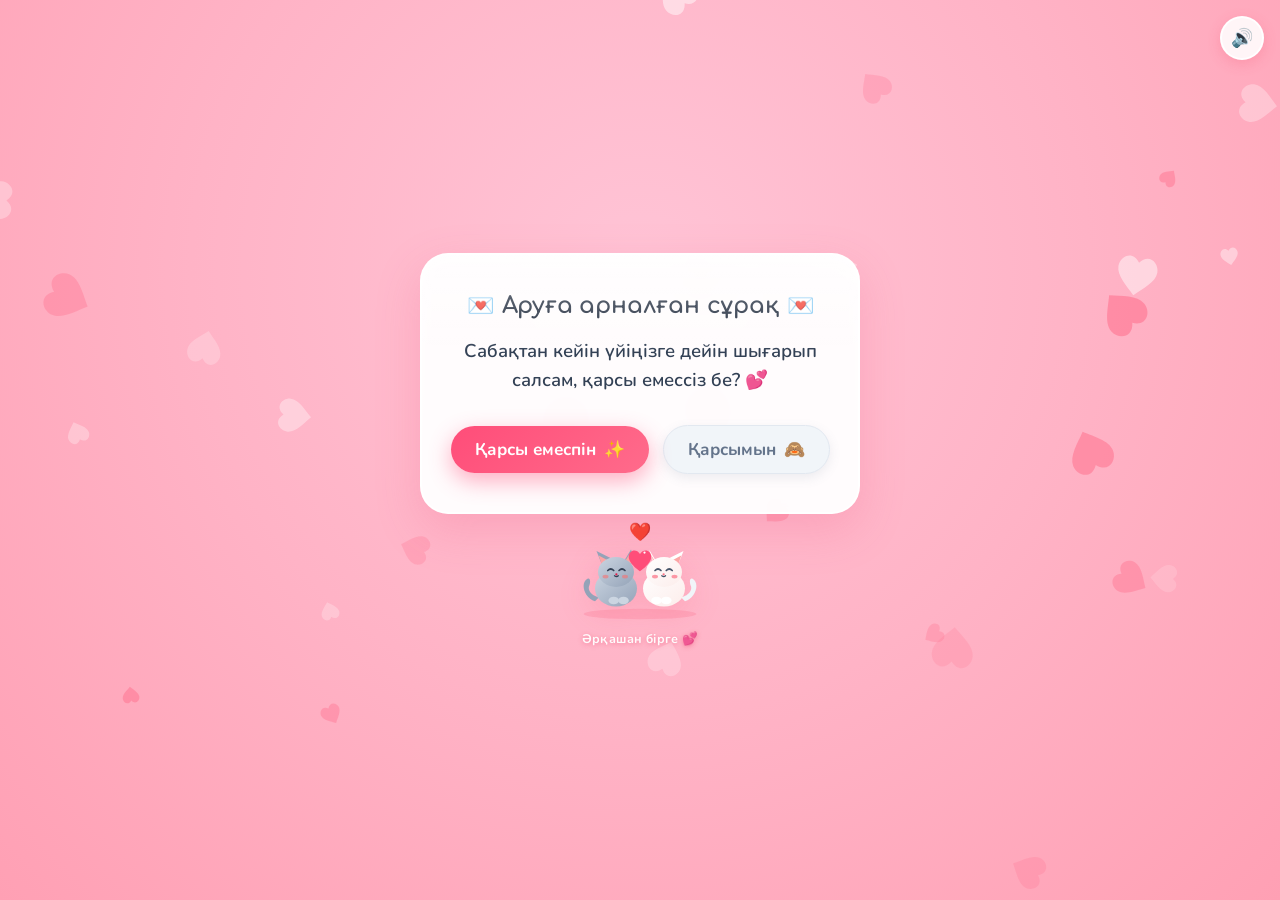
<file: aruga/index.html>
<!DOCTYPE html>
<html lang="kk">
<head>
  <meta charset="UTF-8">
  <meta name="viewport" content="width=device-width, initial-scale=1.0, maximum-scale=1.0, user-scalable=no">
  <title>Аруға арналған сұрақ 💌</title>
  <!-- Google Fonts for premium soft rounded typography -->
  <link rel="preconnect" href="https://fonts.googleapis.com">
  <link rel="preconnect" href="https://fonts.gstatic.com" crossorigin>
  <link href="https://fonts.googleapis.com/css2?family=Nunito:wght@400;600;700;800;900&family=Comfortaa:wght@600;700&display=swap" rel="stylesheet">
  <link rel="stylesheet" href="style.css">
  <link rel="icon" href="data:image/svg+xml,<svg xmlns='http://www.w3.org/2000/svg' viewBox='0 0 100 100'><text y='.9em' font-size='90'>💌</text></svg>">
</head>
<body>
  <!-- Ambient floating hearts canvas for background -->
  <canvas id="bg-canvas"></canvas>

  <!-- Celebration fireworks canvas -->
  <canvas id="fireworks-canvas"></canvas>

  <!-- Audio toggle floating button -->
  <button id="sound-toggle" class="sound-btn" title="Дыбысты қосу/өшіру" aria-label="Дыбысты басқару">
    <span id="sound-icon">🔊</span>
  </button>

  <main class="page-container">
    <!-- Center interactive card -->
    <div class="love-card" id="main-card">
      <div class="card-glass-shine"></div>

      <!-- State 1: Question -->
      <div class="card-content" id="question-state">
        <div class="card-header">
          <span class="heart-badge">💌</span>
          <h1 class="card-title">Аруға арналған сұрақ</h1>
          <span class="heart-badge">💌</span>
        </div>

        <p class="card-question">
          Сабақтан кейін үйіңізге дейін шығарып салсам, қарсы емессіз бе? 💕
        </p>

        <div class="actions-wrapper" id="buttons-area">
          <button id="yes-btn" class="btn btn-yes">
            <span class="btn-text">Қарсы емеспін</span>
            <span class="btn-sparkle">✨</span>
          </button>

          <button id="no-btn" class="btn btn-no">
            <span class="btn-text" id="no-text">Қарсымын</span>
            <span class="btn-icon">🙈</span>
          </button>
        </div>
      </div>

      <!-- State 2: Accepted / Success -->
      <div class="card-content hidden" id="success-state">
        <div class="celebration-badge">
          <span class="big-heart">💖</span>
        </div>
        
        <h2 class="success-title">Сізді күтемін! 🥰❤️</h2>
        
        <p class="success-subtitle">
          Келіскеніңізге өте қуаныштымын! Сабақ аяқталған соң міндетті түрде күтіп аламын ✨
        </p>

        <div class="success-details">
          <div class="detail-item">
            <span class="detail-icon">📍</span>
            <span>Кездесу орны: Сабақтан шыға беріс</span>
          </div>
          <div class="detail-item">
            <span class="detail-icon">🕒</span>
            <span>Уақыты: Қоңырау соғылған сәтте</span>
          </div>
        </div>

        <div class="success-actions">
          <button id="replay-btn" class="btn-secondary">
            <span>🔄 Қайта ойнау</span>
          </button>
        </div>
      </div>
    </div>

    <!-- Cute couple cats illustration at the bottom (Peach & Goma style) -->
    <div class="couple-cats-container" id="cats-container">
      <div class="floating-love-bubble" id="love-bubble">
        <span class="floating-heart">❤️</span>
      </div>
      <div class="cats-svg-wrapper">
        <svg viewBox="0 0 200 120" class="cats-svg" xmlns="http://www.w3.org/2000/svg">
          <defs>
            <linearGradient id="peachGrad" x1="0%" y1="0%" x2="100%" y2="100%">
              <stop offset="0%" stop-color="#ffffff" />
              <stop offset="100%" stop-color="#fcedeb" />
            </linearGradient>
            <linearGradient id="gomaGrad" x1="0%" y1="0%" x2="100%" y2="100%">
              <stop offset="0%" stop-color="#cbd5e1" />
              <stop offset="100%" stop-color="#94a3b8" />
            </linearGradient>
            <filter id="softShadow" x="-10%" y="-10%" width="120%" height="130%">
              <feDropShadow dx="0" dy="4" stdDeviation="4" flood-color="#f43f5e" flood-opacity="0.15"/>
            </filter>
          </defs>

          <!-- Shadow underneath -->
          <ellipse cx="100" cy="112" rx="75" ry="7" fill="rgba(244, 63, 94, 0.15)" />

          <!-- Left Cat (Goma - Grey cute cat) -->
          <g id="goma-cat" class="cat goma">
            <!-- Tail -->
            <path d="M 40 95 C 25 90, 20 70, 30 65 C 33 63, 35 68, 32 75 C 30 83, 38 88, 45 90" fill="#94a3b8" />
            <!-- Ears -->
            <polygon points="50,48 42,28 62,38" fill="#94a3b8" />
            <polygon points="49,46 45,34 58,41" fill="#fca5a5" />
            <polygon points="76,46 88,26 94,44" fill="#94a3b8" />
            <polygon points="78,45 86,32 91,44" fill="#fca5a5" />
            <!-- Body & Head -->
            <ellipse cx="68" cy="78" rx="28" ry="24" fill="url(#gomaGrad)" />
            <ellipse cx="68" cy="56" rx="24" ry="20" fill="url(#gomaGrad)" />
            <!-- Cheeks -->
            <ellipse cx="54" cy="62" rx="4" ry="2.5" fill="#f87171" opacity="0.6" />
            <ellipse cx="80" cy="62" rx="4" ry="2.5" fill="#f87171" opacity="0.6" />
            <!-- Eyes (closed happy happy crescent) -->
            <path d="M 57 54 Q 61 50 65 54" stroke="#334155" stroke-width="2.2" stroke-linecap="round" fill="none" class="cat-eye" />
            <path d="M 72 54 Q 76 50 80 54" stroke="#334155" stroke-width="2.2" stroke-linecap="round" fill="none" class="cat-eye" />
            <!-- Cute mouth -->
            <path d="M 66 61 Q 69 63 71 61" stroke="#334155" stroke-width="1.8" stroke-linecap="round" fill="none" />
            <!-- Tiny nose -->
            <circle cx="68.5" cy="59" r="1.5" fill="#e11d48" />
            <!-- Paws -->
            <ellipse cx="65" cy="94" rx="7" ry="5" fill="#cbd5e1" />
            <ellipse cx="78" cy="94" rx="7" ry="5" fill="#cbd5e1" />
          </g>

          <!-- Right Cat (Peach - White cute cat with gentle pink vibe) -->
          <g id="peach-cat" class="cat peach">
            <!-- Tail -->
            <path d="M 160 95 C 175 90, 180 70, 170 65 C 167 63, 165 68, 168 75 C 170 83, 162 88, 155 90" fill="#f1f5f9" />
            <!-- Ears -->
            <polygon points="124,46 112,26 118,44" fill="#ffffff" />
            <polygon points="122,45 114,32 119,44" fill="#fca5a5" />
            <polygon points="150,48 158,28 138,38" fill="#ffffff" />
            <polygon points="151,46 155,34 142,41" fill="#fca5a5" />
            <!-- Body & Head -->
            <ellipse cx="132" cy="78" rx="28" ry="24" fill="url(#peachGrad)" />
            <ellipse cx="132" cy="56" rx="24" ry="20" fill="url(#peachGrad)" />
            <!-- Cheeks -->
            <ellipse cx="120" cy="62" rx="4" ry="2.5" fill="#fb7185" opacity="0.7" />
            <ellipse cx="146" cy="62" rx="4" ry="2.5" fill="#fb7185" opacity="0.7" />
            <!-- Eyes (smiling soft arches) -->
            <path d="M 120 54 Q 124 50 128 54" stroke="#475569" stroke-width="2.2" stroke-linecap="round" fill="none" class="cat-eye" />
            <path d="M 135 54 Q 139 50 143 54" stroke="#475569" stroke-width="2.2" stroke-linecap="round" fill="none" class="cat-eye" />
            <!-- Cute mouth -->
            <path d="M 129 61 Q 132 63 134 61" stroke="#475569" stroke-width="1.8" stroke-linecap="round" fill="none" />
            <!-- Tiny nose -->
            <circle cx="131.5" cy="59" r="1.5" fill="#fb7185" />
            <!-- Paws -->
            <ellipse cx="122" cy="94" rx="7" ry="5" fill="#ffffff" />
            <ellipse cx="135" cy="94" rx="7" ry="5" fill="#ffffff" />
          </g>

          <!-- Floating middle love hearts -->
          <g id="sparkle-hearts" class="sparkle-hearts">
            <path d="M 100 32 C 95 24, 85 27, 85 36 C 85 45, 100 55, 100 55 C 100 55, 115 45, 115 36 C 115 27, 105 24, 100 32 Z" fill="#ff4d79" />
            <circle cx="106" cy="30" r="1.5" fill="#fff" />
          </g>
        </svg>
      </div>
      <p class="cats-caption">Әрқашан бірге 💕</p>
    </div>
  </main>

  <script src="script.js"></script>
</body>
</html>
</file>
<file: style.css>
/* ===================================================
   ANEL • MODERN PORTFOLIO & RESUME STYLES
   =================================================== */

:root {
  /* Dark Rose Mode Palette (Default) */
  --bg-primary: #120712;
  --bg-secondary: #1a0a1a;
  --bg-card: rgba(35, 14, 35, 0.78);
  --bg-card-hover: rgba(48, 18, 48, 0.9);
  --bg-input: #210d22;
  
  --border-color: rgba(255, 182, 193, 0.15);
  --border-glow: rgba(255, 105, 180, 0.45);

  --text-primary: #fff0f5;
  --text-secondary: #f3c5d8;
  --text-muted: #b8869c;

  --accent-pink-main: #ff4081;
  --accent-pink-light: #ff80ab;
  --accent-rose: #f06292;
  --accent-magenta: #e91e63;
  --accent-hotpink: #ff1493;
  --accent-purple: #f472b6;
  --accent-emerald: #10b981;

  --gradient-brand: linear-gradient(135deg, #ff4081 0%, #f06292 45%, #ff7eb3 100%);
  --gradient-rose-gold: linear-gradient(135deg, #f72585 0%, #ff758c 50%, #ff7eb3 100%);
  --gradient-surface: linear-gradient(135deg, rgba(255, 192, 203, 0.08) 0%, rgba(255, 182, 193, 0.02) 100%);
  
  --shadow-sm: 0 4px 6px -1px rgba(0, 0, 0, 0.3);
  --shadow-md: 0 10px 25px -3px rgba(233, 30, 99, 0.25);
  --shadow-glow: 0 0 35px rgba(255, 64, 129, 0.35);

  --radius-sm: 8px;
  --radius-md: 14px;
  --radius-lg: 20px;
  --radius-full: 9999px;

  --transition-fast: 0.2s cubic-bezier(0.4, 0, 0.2, 1);
  --transition-normal: 0.3s cubic-bezier(0.4, 0, 0.2, 1);
}

[data-theme="light"] {
  --bg-primary: #fff0f5;
  --bg-secondary: #ffe4e9;
  --bg-card: rgba(255, 255, 255, 0.9);
  --bg-card-hover: #ffffff;
  --bg-input: #ffffff;
  
  --border-color: rgba(255, 105, 180, 0.18);
  --border-glow: rgba(255, 64, 129, 0.4);

  --text-primary: #4a0e2e;
  --text-secondary: #7e305b;
  --text-muted: #aa658a;

  --gradient-brand: linear-gradient(135deg, #ff4081 0%, #f06292 50%, #ff758c 100%);
  --gradient-surface: linear-gradient(135deg, rgba(255, 255, 255, 0.95) 0%, rgba(255, 240, 245, 0.8) 100%);
  --shadow-sm: 0 4px 6px -1px rgba(233, 30, 99, 0.08);
  --shadow-md: 0 12px 28px -4px rgba(240, 98, 146, 0.2);
  --shadow-glow: 0 0 30px rgba(255, 105, 180, 0.25);
}

/* Base Reset */
*, *::before, *::after {
  margin: 0;
  padding: 0;
  box-sizing: border-box;
}

html {
  scroll-behavior: smooth;
  font-size: 16px;
}

body {
  font-family: 'Plus Jakarta Sans', sans-serif;
  background-color: var(--bg-primary);
  color: var(--text-primary);
  line-height: 1.6;
  overflow-x: hidden;
  position: relative;
  transition: background-color var(--transition-normal), color var(--transition-normal);
}

h1, h2, h3, h4, h5, h6 {
  font-family: 'Outfit', sans-serif;
  color: var(--text-primary);
  line-height: 1.25;
}

a {
  text-decoration: none;
  color: inherit;
}

/* Background Ambient Glow */
.bg-glow {
  position: fixed;
  border-radius: 50%;
  filter: blur(100px);
  pointer-events: none;
  z-index: 0;
  opacity: 0.4;
  transition: opacity 0.5s ease;
}

.bg-glow-1 {
  width: 520px;
  height: 520px;
  background: #ff4081;
  top: -120px;
  right: -100px;
  animation: floatOrb 18s infinite alternate ease-in-out;
}

.bg-glow-2 {
  width: 460px;
  height: 460px;
  background: #f06292;
  top: 35%;
  left: -120px;
  animation: floatOrb 15s infinite alternate-reverse ease-in-out;
}

.bg-glow-3 {
  width: 420px;
  height: 420px;
  background: #ff80ab;
  bottom: 5%;
  right: -60px;
  animation: floatOrb 20s infinite alternate ease-in-out;
}

@keyframes floatOrb {
  0% { transform: translate(0, 0) scale(1); }
  50% { transform: translate(40px, 30px) scale(1.1); }
  100% { transform: translate(-30px, -40px) scale(0.95); }
}

/* ===================================================
   ANIMATED BUTTERFLIES (ҚОЗҒАЛЫП ТҰРАТЫН БАБОЧКАЛАР)
   =================================================== */

.butterflies-container {
  position: fixed;
  top: 0;
  left: 0;
  width: 100vw;
  height: 100vh;
  pointer-events: none;
  overflow: hidden;
  z-index: 4;
}

.butterfly {
  position: absolute;
  width: 56px;
  height: 48px;
  perspective: 800px;
  transform-style: preserve-3d;
  pointer-events: auto;
  cursor: pointer;
  filter: drop-shadow(0 4px 12px rgba(255, 64, 129, 0.5));
  will-change: transform, left, top;
}

.butterfly-inner {
  position: relative;
  width: 100%;
  height: 100%;
  transform-style: preserve-3d;
}

/* Butterfly SVG Wings */
.butterfly .wing {
  position: absolute;
  top: 0;
  width: 27px;
  height: 44px;
  overflow: visible;
  will-change: transform;
}

.butterfly .wing-left {
  left: 0;
  transform-origin: 27px 22px;
  animation: flapWingLeft 0.38s infinite ease-in-out;
}

.butterfly .wing-right {
  left: 27px;
  transform-origin: 0px 22px;
  animation: flapWingRight 0.38s infinite ease-in-out;
}

@keyframes flapWingLeft {
  0%, 100% { transform: rotateY(0deg) rotateZ(0deg); }
  50% { transform: rotateY(65deg) rotateZ(-6deg); }
}

@keyframes flapWingRight {
  0%, 100% { transform: rotateY(0deg) rotateZ(0deg); }
  50% { transform: rotateY(-65deg) rotateZ(6deg); }
}

/* Butterfly body */
.butterfly .butterfly-body {
  position: absolute;
  left: 25.5px;
  top: 7px;
  width: 3px;
  height: 28px;
  background: #4a0026;
  border-radius: 4px;
  box-shadow: 0 0 6px rgba(255, 64, 129, 0.8);
  z-index: 5;
}

.butterfly .butterfly-body::before {
  content: '';
  position: absolute;
  top: -3px;
  left: -1px;
  width: 5px;
  height: 5px;
  background: #ff4081;
  border-radius: 50%;
  box-shadow: 0 0 8px #ff4081;
}

/* Butterfly Glow Trail / Sparkles */
.butterfly-sparkle {
  position: absolute;
  width: 6px;
  height: 6px;
  background: #ff80ab;
  border-radius: 50%;
  box-shadow: 0 0 8px #ff4081, 0 0 16px #ffffff;
  pointer-events: none;
  animation: sparkleFade 1s forwards ease-out;
  z-index: 3;
}

@keyframes sparkleFade {
  0% { opacity: 1; transform: scale(1) translate(0, 0); }
  100% { opacity: 0; transform: scale(0.2) translate(-8px, 12px); }
}

/* Perched Butterfly on Photo Avatar */
.perched-butterfly {
  position: absolute;
  top: -14px;
  right: -10px;
  width: 52px;
  height: 44px;
  z-index: 10;
  transform: rotate(-15deg);
  pointer-events: auto;
  cursor: pointer;
  transition: transform 0.3s ease;
}

.perched-butterfly:hover {
  transform: rotate(-15deg) scale(1.2);
}

.title-butterfly {
  display: inline-block;
  font-size: 0.8em;
  vertical-align: middle;
  animation: floatMini 2.5s ease-in-out infinite alternate;
}

@keyframes floatMini {
  0% { transform: translateY(0) rotate(0deg); }
  100% { transform: translateY(-6px) rotate(8deg); }
}

/* Containers & Layout */
.container {
  width: 100%;
  max-width: 1200px;
  margin: 0 auto;
  padding: 0 1.5rem;
  position: relative;
  z-index: 1;
}

.section {
  padding: 5rem 0;
  position: relative;
  z-index: 1;
}

.section.bg-alt {
  background-color: var(--bg-secondary);
}

.section-header {
  text-align: center;
  max-width: 680px;
  margin: 0 auto 3.5rem;
}

.section-tag {
  display: inline-block;
  padding: 0.35rem 1rem;
  background: rgba(168, 85, 247, 0.12);
  border: 1px solid rgba(168, 85, 247, 0.3);
  color: var(--accent-purple);
  border-radius: var(--radius-full);
  font-size: 0.82rem;
  font-weight: 600;
  letter-spacing: 0.5px;
  text-transform: uppercase;
  margin-bottom: 0.8rem;
}

.section-title {
  font-size: 2.3rem;
  font-weight: 700;
  margin-bottom: 0.8rem;
}

.section-desc {
  color: var(--text-secondary);
  font-size: 1.05rem;
}

.gradient-text {
  background: var(--gradient-brand);
  -webkit-background-clip: text;
  -webkit-text-fill-color: transparent;
  display: inline-block;
}

/* Navigation Bar */
.navbar {
  position: sticky;
  top: 0;
  left: 0;
  width: 100%;
  z-index: 100;
  backdrop-filter: blur(16px);
  -webkit-backdrop-filter: blur(16px);
  background: rgba(10, 11, 16, 0.75);
  border-bottom: 1px solid var(--border-color);
  transition: all var(--transition-normal);
}

[data-theme="light"] .navbar {
  background: rgba(255, 255, 255, 0.82);
}

.nav-container {
  max-width: 1200px;
  margin: 0 auto;
  padding: 0.85rem 1.5rem;
  display: flex;
  align-items: center;
  justify-content: space-between;
}

.nav-brand {
  display: flex;
  align-items: center;
  gap: 0.65rem;
  font-family: 'Outfit', sans-serif;
  font-size: 1.35rem;
  font-weight: 700;
}

.brand-avatar {
  width: 36px;
  height: 36px;
  border-radius: 50%;
  background: var(--gradient-brand);
  color: #fff;
  display: flex;
  align-items: center;
  justify-content: center;
  font-weight: 800;
  font-size: 1.05rem;
  box-shadow: 0 4px 10px rgba(168, 85, 247, 0.4);
}

.brand-name .dot {
  color: var(--accent-pink);
}

.nav-links {
  display: flex;
  align-items: center;
  gap: 1.6rem;
}

.nav-link {
  font-size: 0.93rem;
  font-weight: 500;
  color: var(--text-secondary);
  display: flex;
  align-items: center;
  gap: 0.4rem;
  transition: color var(--transition-fast);
}

.nav-link:hover {
  color: var(--accent-purple);
}

.nav-actions {
  display: flex;
  align-items: center;
  gap: 0.75rem;
}

.btn-icon {
  width: 40px;
  height: 40px;
  border-radius: 50%;
  background: var(--bg-card);
  border: 1px solid var(--border-color);
  color: var(--text-primary);
  display: flex;
  align-items: center;
  justify-content: center;
  cursor: pointer;
  transition: all var(--transition-fast);
}

.btn-icon:hover {
  border-color: var(--accent-purple);
  color: var(--accent-purple);
  transform: translateY(-2px);
}

.mobile-toggle {
  display: none;
  background: none;
  border: none;
  color: var(--text-primary);
  font-size: 1.3rem;
  cursor: pointer;
}

/* Buttons */
.btn {
  display: inline-flex;
  align-items: center;
  justify-content: center;
  gap: 0.5rem;
  padding: 0.8rem 1.6rem;
  font-family: 'Outfit', sans-serif;
  font-size: 0.95rem;
  font-weight: 600;
  border-radius: var(--radius-full);
  cursor: pointer;
  transition: all var(--transition-normal);
  border: none;
  text-decoration: none;
}

.btn-sm {
  padding: 0.55rem 1.1rem;
  font-size: 0.85rem;
}

.btn-block {
  width: 100%;
}

.btn-primary {
  background: var(--gradient-brand);
  color: #ffffff;
  box-shadow: 0 4px 15px rgba(168, 85, 247, 0.35);
}

.btn-primary:hover {
  transform: translateY(-2px);
  box-shadow: 0 7px 22px rgba(168, 85, 247, 0.5);
  color: #fff;
}

.btn-secondary {
  background: rgba(37, 211, 102, 0.15);
  border: 1px solid rgba(37, 211, 102, 0.4);
  color: #25d366;
}

.btn-secondary:hover {
  background: #25d366;
  color: #ffffff;
  transform: translateY(-2px);
  box-shadow: 0 6px 18px rgba(37, 211, 102, 0.35);
}

.btn-outline {
  background: var(--bg-card);
  border: 1px solid var(--border-color);
  color: var(--text-primary);
}

.btn-outline:hover {
  border-color: var(--accent-purple);
  color: var(--accent-purple);
  transform: translateY(-2px);
}

/* Hero Section */
.hero-section {
  padding: 5rem 0 4rem;
  min-height: calc(85vh - 70px);
  display: flex;
  align-items: center;
}

.hero-container {
  display: grid;
  grid-template-columns: 1.15fr 0.85fr;
  gap: 3.5rem;
  align-items: center;
}

.status-badge {
  display: inline-flex;
  align-items: center;
  gap: 0.5rem;
  padding: 0.4rem 1.1rem;
  background: rgba(16, 185, 129, 0.12);
  border: 1px solid rgba(16, 185, 129, 0.3);
  color: var(--accent-emerald);
  border-radius: var(--radius-full);
  font-size: 0.85rem;
  font-weight: 600;
  margin-bottom: 1.2rem;
}

.status-dot {
  width: 8px;
  height: 8px;
  border-radius: 50%;
  background-color: var(--accent-emerald);
  box-shadow: 0 0 10px var(--accent-emerald);
  animation: pulseDot 2s infinite;
}

@keyframes pulseDot {
  0%, 100% { opacity: 1; transform: scale(1); }
  50% { opacity: 0.4; transform: scale(0.85); }
}

.hero-title {
  font-size: 3.3rem;
  font-weight: 800;
  letter-spacing: -0.5px;
  margin-bottom: 1.2rem;
}

.hero-subtitle {
  font-size: 1.15rem;
  color: var(--text-secondary);
  line-height: 1.7;
  margin-bottom: 1.8rem;
  max-width: 580px;
}

.hero-badges {
  display: flex;
  flex-wrap: wrap;
  gap: 0.8rem;
  margin-bottom: 2rem;
}

.badge-item {
  display: flex;
  align-items: center;
  gap: 0.5rem;
  padding: 0.5rem 1rem;
  background: var(--bg-card);
  border: 1px solid var(--border-color);
  border-radius: var(--radius-full);
  font-size: 0.88rem;
  color: var(--text-secondary);
  backdrop-filter: blur(10px);
}

.badge-item i {
  color: var(--accent-purple);
}

.hero-buttons {
  display: flex;
  flex-wrap: wrap;
  gap: 1rem;
  margin-bottom: 2.8rem;
}

.quick-stats {
  display: flex;
  gap: 2rem;
  padding-top: 1.5rem;
  border-top: 1px solid var(--border-color);
}

.stat-card {
  display: flex;
  flex-direction: column;
}

.stat-num {
  font-family: 'Outfit', sans-serif;
  font-size: 1.6rem;
  font-weight: 700;
  color: var(--text-primary);
}

.stat-desc {
  font-size: 0.82rem;
  color: var(--text-muted);
}

/* Hero Avatar Card Visual */
.hero-visual {
  display: flex;
  justify-content: center;
  position: relative;
}

.avatar-card-wrapper {
  position: relative;
  width: 100%;
  max-width: 380px;
}

.avatar-frame {
  width: 100%;
  aspect-ratio: 1/1;
  border-radius: 36px;
  padding: 10px;
  background: var(--gradient-brand);
  box-shadow: var(--shadow-glow);
  position: relative;
  overflow: hidden;
  animation: floatAvatar 6s ease-in-out infinite alternate;
}

.avatar-img {
  width: 100%;
  height: 100%;
  object-fit: cover;
  object-position: center 20%;
  border-radius: 28px;
  background: #2a203c;
  display: block;
}

@keyframes floatAvatar {
  0% { transform: translateY(0); }
  100% { transform: translateY(-10px); }
}

.floating-card {
  position: absolute;
  padding: 0.85rem 1.1rem;
  background: var(--bg-card);
  border: 1px solid var(--border-color);
  backdrop-filter: blur(20px);
  -webkit-backdrop-filter: blur(20px);
  border-radius: var(--radius-md);
  display: flex;
  align-items: center;
  gap: 0.75rem;
  box-shadow: var(--shadow-md);
  z-index: 2;
  transition: transform var(--transition-fast);
}

.floating-card:hover {
  transform: scale(1.05);
}

.floating-card strong {
  display: block;
  font-size: 0.85rem;
  color: var(--text-primary);
}

.floating-card span {
  display: block;
  font-size: 0.75rem;
  color: var(--text-muted);
}

.float-icon {
  width: 34px;
  height: 34px;
  border-radius: 50%;
  display: flex;
  align-items: center;
  justify-content: center;
  font-size: 0.95rem;
}

.float-icon.green {
  background: rgba(16, 185, 129, 0.15);
  color: var(--accent-emerald);
}

.float-icon.purple {
  background: rgba(168, 85, 247, 0.15);
  color: var(--accent-purple);
}

.float-left {
  bottom: -20px;
  left: -25px;
}

.float-right {
  top: 30px;
  right: -25px;
}

/* About Grid */
.about-grid {
  display: grid;
  grid-template-columns: repeat(auto-fit, minmax(260px, 1fr));
  gap: 1.5rem;
}

.about-card {
  background: var(--bg-card);
  border: 1px solid var(--border-color);
  backdrop-filter: blur(12px);
  border-radius: var(--radius-lg);
  padding: 2rem;
  transition: all var(--transition-normal);
  display: flex;
  flex-direction: column;
}

.about-card:hover {
  background: var(--bg-card-hover);
  border-color: var(--border-glow);
  transform: translateY(-5px);
  box-shadow: var(--shadow-md);
}

.about-card.highlight-card {
  grid-column: span 2;
  background: linear-gradient(135deg, rgba(168, 85, 247, 0.12) 0%, rgba(236, 72, 153, 0.05) 100%), var(--bg-card);
  border-color: rgba(168, 85, 247, 0.3);
}

.card-icon {
  width: 48px;
  height: 48px;
  border-radius: var(--radius-md);
  background: rgba(168, 85, 247, 0.15);
  color: var(--accent-purple);
  display: flex;
  align-items: center;
  justify-content: center;
  font-size: 1.25rem;
  margin-bottom: 1.3rem;
}

.card-icon.blue {
  background: rgba(59, 130, 246, 0.15);
  color: var(--accent-blue);
}

.card-icon.emerald {
  background: rgba(16, 185, 129, 0.15);
  color: var(--accent-emerald);
}

.card-icon.orange {
  background: rgba(249, 115, 22, 0.15);
  color: var(--accent-orange);
}

.about-card h3 {
  font-size: 1.25rem;
  margin-bottom: 0.75rem;
}

.about-card p {
  color: var(--text-secondary);
  font-size: 0.95rem;
  line-height: 1.65;
}

.tag-cloud {
  display: flex;
  flex-wrap: wrap;
  gap: 0.6rem;
  margin-top: 1.2rem;
}

.tag {
  padding: 0.3rem 0.8rem;
  background: rgba(255, 255, 255, 0.06);
  border-radius: var(--radius-full);
  font-size: 0.8rem;
  font-weight: 500;
  color: var(--accent-purple);
}

/* Positions Grid */
.positions-grid {
  display: grid;
  grid-template-columns: repeat(auto-fit, minmax(260px, 1fr));
  gap: 1.5rem;
}

.position-card {
  background: var(--bg-card);
  border: 1px solid var(--border-color);
  border-radius: var(--radius-lg);
  padding: 2.2rem 1.8rem;
  position: relative;
  transition: all var(--transition-normal);
  display: flex;
  flex-direction: column;
}

.position-card:hover {
  border-color: var(--border-glow);
  transform: translateY(-6px);
  box-shadow: var(--shadow-md);
}

.position-card.featured {
  border-color: rgba(236, 72, 153, 0.4);
  background: linear-gradient(180deg, rgba(236, 72, 153, 0.08) 0%, var(--bg-card) 100%);
}

.pos-badge {
  position: absolute;
  top: 1.3rem;
  right: 1.3rem;
  padding: 0.25rem 0.75rem;
  background: rgba(255, 255, 255, 0.08);
  border-radius: var(--radius-full);
  font-size: 0.75rem;
  font-weight: 600;
  color: var(--text-secondary);
}

.pos-badge.highlight {
  background: var(--gradient-brand);
  color: #fff;
}

.pos-icon {
  width: 52px;
  height: 52px;
  border-radius: 16px;
  background: var(--bg-secondary);
  border: 1px solid var(--border-color);
  color: var(--accent-purple);
  display: flex;
  align-items: center;
  justify-content: center;
  font-size: 1.35rem;
  margin-bottom: 1.3rem;
}

.position-card h3 {
  font-size: 1.25rem;
  margin-bottom: 0.6rem;
}

.pos-desc {
  color: var(--text-secondary);
  font-size: 0.92rem;
  margin-bottom: 1.2rem;
  flex-grow: 1;
}

.pos-points {
  list-style: none;
  display: flex;
  flex-direction: column;
  gap: 0.5rem;
  border-top: 1px solid var(--border-color);
  padding-top: 1rem;
}

.pos-points li {
  font-size: 0.85rem;
  color: var(--text-secondary);
  display: flex;
  align-items: center;
  gap: 0.5rem;
}

.pos-points li i {
  color: var(--accent-emerald);
  font-size: 0.8rem;
}

/* Skills Wrapper */
.skills-wrapper {
  display: grid;
  grid-template-columns: 1fr 1fr;
  gap: 2rem;
}

.skill-group-card {
  background: var(--bg-card);
  border: 1px solid var(--border-color);
  border-radius: var(--radius-lg);
  padding: 2.2rem;
  backdrop-filter: blur(12px);
}

.skill-group-title {
  display: flex;
  align-items: center;
  gap: 0.75rem;
  margin-bottom: 1.8rem;
}

.skill-group-title i {
  font-size: 1.3rem;
  color: var(--accent-pink);
}

.skill-group-title h3 {
  font-size: 1.3rem;
}

.skill-bar-item {
  margin-bottom: 1.3rem;
}

.skill-info {
  display: flex;
  justify-content: space-between;
  font-size: 0.92rem;
  font-weight: 500;
  margin-bottom: 0.45rem;
}

.progress-track {
  width: 100%;
  height: 8px;
  background: rgba(255, 255, 255, 0.08);
  border-radius: var(--radius-full);
  overflow: hidden;
}

[data-theme="light"] .progress-track {
  background: rgba(0, 0, 0, 0.06);
}

.progress-fill {
  height: 100%;
  background: var(--gradient-brand);
  border-radius: var(--radius-full);
  transition: width 1s ease-in-out;
}

.tools-grid {
  display: grid;
  grid-template-columns: 1fr 1fr;
  gap: 1rem;
  margin-bottom: 2rem;
}

.tool-chip {
  background: var(--bg-secondary);
  border: 1px solid var(--border-color);
  border-radius: var(--radius-md);
  padding: 0.9rem;
  display: flex;
  align-items: center;
  gap: 0.8rem;
  transition: transform var(--transition-fast);
}

.tool-chip:hover {
  transform: translateY(-2px);
  border-color: var(--accent-purple);
}

.tool-chip i {
  font-size: 1.4rem;
  color: var(--accent-purple);
}

.tool-chip strong {
  display: block;
  font-size: 0.88rem;
}

.tool-chip span {
  display: block;
  font-size: 0.75rem;
  color: var(--text-muted);
}

.sub-skills-title {
  font-size: 1.05rem;
  margin-bottom: 1rem;
  display: flex;
  align-items: center;
  gap: 0.5rem;
  color: var(--text-secondary);
}

.languages-list {
  display: flex;
  flex-direction: column;
  gap: 0.75rem;
}

.lang-card {
  display: flex;
  align-items: center;
  gap: 0.9rem;
  background: var(--bg-secondary);
  border: 1px solid var(--border-color);
  padding: 0.75rem 1rem;
  border-radius: var(--radius-md);
}

.lang-flag {
  font-size: 1.4rem;
}

.lang-info strong {
  display: block;
  font-size: 0.9rem;
}

.lang-info span {
  font-size: 0.78rem;
  color: var(--text-muted);
}

/* ===================================================
   RESUME DOCUMENT (АНКЕТА) - LUXURY FORM + PRINT SPEC
   =================================================== */

.resume-document {
  background: var(--bg-card);
  border: 1px solid var(--border-color);
  border-radius: var(--radius-lg);
  padding: 3rem;
  box-shadow: var(--shadow-md);
  margin-bottom: 2rem;
  position: relative;
  overflow: hidden;
  backdrop-filter: blur(15px);
}

[data-theme="light"] .resume-document {
  background: #ffffff;
  border-color: rgba(0, 0, 0, 0.08);
}

.doc-header {
  display: flex;
  gap: 2rem;
  align-items: center;
  margin-bottom: 1.5rem;
}

.doc-avatar-side {
  flex-shrink: 0;
}

.doc-avatar-img {
  width: 120px;
  height: 120px;
  border-radius: 20px;
  object-fit: cover;
  object-position: center 20%;
  border: 3px solid var(--accent-pink-main);
  box-shadow: 0 4px 15px rgba(255, 64, 129, 0.35);
}

.doc-header-info {
  flex-grow: 1;
}

.doc-badge {
  display: inline-block;
  font-size: 0.75rem;
  font-weight: 700;
  letter-spacing: 1px;
  color: var(--accent-purple);
  background: rgba(168, 85, 247, 0.12);
  padding: 0.2rem 0.7rem;
  border-radius: var(--radius-sm);
  margin-bottom: 0.4rem;
}

.doc-name {
  font-size: 2rem;
  font-weight: 800;
  margin-bottom: 0.25rem;
}

.doc-role {
  color: var(--text-secondary);
  font-size: 0.95rem;
  margin-bottom: 1rem;
}

.doc-meta-grid {
  display: grid;
  grid-template-columns: repeat(auto-fit, minmax(200px, 1fr));
  gap: 0.6rem 1.5rem;
  background: var(--bg-secondary);
  padding: 0.8rem 1.2rem;
  border-radius: var(--radius-md);
  border: 1px solid var(--border-color);
}

.meta-item {
  font-size: 0.86rem;
}

.meta-lbl {
  color: var(--text-muted);
  margin-right: 0.4rem;
}

.meta-val {
  font-weight: 600;
  color: var(--text-primary);
}

.doc-divider {
  border: none;
  height: 1px;
  background: var(--border-color);
  margin: 1.8rem 0;
}

.doc-body-grid {
  display: grid;
  grid-template-columns: 1fr 1fr;
  gap: 2.5rem;
}

.doc-sec-title {
  font-size: 1.15rem;
  font-weight: 700;
  margin-bottom: 0.9rem;
  display: flex;
  align-items: center;
  gap: 0.5rem;
  color: var(--accent-purple);
}

.doc-text {
  font-size: 0.92rem;
  color: var(--text-secondary);
  line-height: 1.6;
}

.doc-section {
  margin-bottom: 1.8rem;
}

.doc-timeline-item {
  border-left: 2px solid rgba(168, 85, 247, 0.3);
  padding-left: 1rem;
  margin-bottom: 1.1rem;
  position: relative;
}

.doc-timeline-item::before {
  content: '';
  position: absolute;
  left: -5px;
  top: 4px;
  width: 8px;
  height: 8px;
  border-radius: 50%;
  background: var(--accent-purple);
}

.doc-timeline-item strong {
  display: block;
  font-size: 0.92rem;
}

.timeline-date {
  font-size: 0.78rem;
  color: var(--text-muted);
  display: block;
  margin-bottom: 0.3rem;
}

.timeline-desc {
  font-size: 0.85rem;
  color: var(--text-secondary);
}

.doc-list {
  list-style: none;
  display: flex;
  flex-direction: column;
  gap: 0.75rem;
}

.doc-list li {
  font-size: 0.88rem;
  color: var(--text-secondary);
  position: relative;
  padding-left: 1.2rem;
}

.doc-list li::before {
  content: '✓';
  position: absolute;
  left: 0;
  color: var(--accent-emerald);
  font-weight: bold;
}

.time-chips {
  display: flex;
  flex-direction: column;
  gap: 0.5rem;
}

.t-chip {
  font-size: 0.85rem;
  background: var(--bg-secondary);
  padding: 0.45rem 0.85rem;
  border-radius: var(--radius-sm);
  border: 1px solid var(--border-color);
  color: var(--text-secondary);
}

.t-chip i {
  color: var(--accent-emerald);
  margin-right: 0.4rem;
}

.doc-footer {
  display: flex;
  justify-content: space-between;
  align-items: center;
  border-top: 1px dashed var(--border-color);
  padding-top: 1.2rem;
  margin-top: 1.5rem;
  font-size: 0.82rem;
  color: var(--text-muted);
}

.resume-toolbar {
  display: flex;
  justify-content: center;
  gap: 1.2rem;
  flex-wrap: wrap;
}

/* Contact Section */
.contact-wrapper {
  display: grid;
  grid-template-columns: 0.9fr 1.1fr;
  gap: 2.5rem;
}

.contact-info-card, .contact-form-card {
  background: var(--bg-card);
  border: 1px solid var(--border-color);
  border-radius: var(--radius-lg);
  padding: 2.4rem;
  backdrop-filter: blur(12px);
}

.contact-info-card h3, .contact-form-card h3 {
  font-size: 1.4rem;
  margin-bottom: 0.6rem;
}

.contact-info-card p, .contact-form-card p {
  color: var(--text-secondary);
  font-size: 0.95rem;
  margin-bottom: 1.8rem;
}

.contact-methods {
  display: flex;
  flex-direction: column;
  gap: 1rem;
  margin-bottom: 1.8rem;
}

.c-method-item {
  display: flex;
  align-items: center;
  gap: 1rem;
  padding: 1rem 1.2rem;
  background: var(--bg-secondary);
  border: 1px solid var(--border-color);
  border-radius: var(--radius-md);
  transition: all var(--transition-fast);
}

.c-method-item:hover {
  transform: translateX(4px);
  border-color: var(--accent-purple);
}

.c-method-item .c-icon {
  width: 44px;
  height: 44px;
  border-radius: 12px;
  display: flex;
  align-items: center;
  justify-content: center;
  font-size: 1.3rem;
}

.c-method-item.wa .c-icon {
  background: rgba(37, 211, 102, 0.15);
  color: #25d366;
}

.c-method-item.tg .c-icon {
  background: rgba(0, 136, 204, 0.15);
  color: #0088cc;
}

.c-method-item.phone .c-icon {
  background: rgba(168, 85, 247, 0.15);
  color: var(--accent-purple);
}

.c-method-item strong {
  display: block;
  font-size: 0.92rem;
}

.c-method-item span {
  display: block;
  font-size: 0.82rem;
  color: var(--text-muted);
}

.schedule-note {
  display: flex;
  gap: 0.75rem;
  align-items: flex-start;
  padding: 0.9rem;
  background: rgba(168, 85, 247, 0.08);
  border: 1px solid rgba(168, 85, 247, 0.2);
  border-radius: var(--radius-md);
  font-size: 0.82rem;
  color: var(--text-secondary);
}

.schedule-note i {
  color: var(--accent-purple);
  margin-top: 2px;
}

/* Forms */
.form-group {
  margin-bottom: 1.2rem;
}

.form-group label {
  display: block;
  font-size: 0.85rem;
  font-weight: 600;
  margin-bottom: 0.45rem;
  color: var(--text-secondary);
}

.form-group input,
.form-group select,
.form-group textarea {
  width: 100%;
  padding: 0.75rem 1rem;
  background: var(--bg-input);
  border: 1px solid var(--border-color);
  border-radius: var(--radius-md);
  font-family: inherit;
  font-size: 0.92rem;
  color: var(--text-primary);
  outline: none;
  transition: border-color var(--transition-fast), box-shadow var(--transition-fast);
}

.form-group input:focus,
.form-group select:focus,
.form-group textarea:focus {
  border-color: var(--accent-purple);
  box-shadow: 0 0 0 3px rgba(168, 85, 247, 0.2);
}

/* Modal */
.modal-overlay {
  position: fixed;
  top: 0;
  left: 0;
  width: 100%;
  height: 100%;
  background: rgba(0, 0, 0, 0.75);
  backdrop-filter: blur(8px);
  z-index: 200;
  display: none;
  align-items: center;
  justify-content: center;
  padding: 1.5rem;
}

.modal-overlay.active {
  display: flex;
}

.modal-box {
  background: var(--bg-card);
  border: 1px solid var(--border-color);
  border-radius: var(--radius-lg);
  width: 100%;
  max-width: 520px;
  max-height: 90vh;
  overflow-y: auto;
  box-shadow: var(--shadow-md);
  animation: modalEnter 0.25s ease-out;
}

@keyframes modalEnter {
  from { opacity: 0; transform: scale(0.95); }
  to { opacity: 1; transform: scale(1); }
}

.modal-header {
  display: flex;
  align-items: center;
  justify-content: space-between;
  padding: 1.2rem 1.6rem;
  border-bottom: 1px solid var(--border-color);
}

.modal-header h3 {
  font-size: 1.15rem;
  display: flex;
  align-items: center;
  gap: 0.5rem;
}

.modal-close {
  background: none;
  border: none;
  font-size: 1.5rem;
  color: var(--text-muted);
  cursor: pointer;
}

.modal-body {
  padding: 1.5rem 1.6rem;
}

.modal-hint {
  font-size: 0.85rem;
  color: var(--text-muted);
  margin-bottom: 1.2rem;
}

.modal-footer {
  display: flex;
  justify-content: flex-end;
  gap: 0.8rem;
  padding: 1.1rem 1.6rem;
  border-top: 1px solid var(--border-color);
}

/* Toast */
.toast {
  position: fixed;
  bottom: 2rem;
  right: 2rem;
  background: #10b981;
  color: #ffffff;
  padding: 0.85rem 1.4rem;
  border-radius: var(--radius-md);
  font-size: 0.9rem;
  font-weight: 600;
  display: flex;
  align-items: center;
  gap: 0.6rem;
  box-shadow: 0 10px 25px rgba(16, 185, 129, 0.4);
  z-index: 300;
  opacity: 0;
  transform: translateY(20px);
  pointer-events: none;
  transition: all 0.3s ease;
}

.toast.show {
  opacity: 1;
  transform: translateY(0);
}

/* Footer */
.footer {
  border-top: 1px solid var(--border-color);
  padding: 2rem 0;
  font-size: 0.88rem;
  color: var(--text-muted);
  position: relative;
  z-index: 1;
}

.footer-container {
  display: flex;
  justify-content: space-between;
  align-items: center;
  flex-wrap: wrap;
  gap: 1rem;
}

/* ===================================================
   COMPLIMENTS SECTION (АРНАУ СӨЗДЕР & ЕРЕКШЕ ҚЫЗ)
   =================================================== */

.compliments-section {
  position: relative;
  overflow: hidden;
}

.special-tag {
  background: rgba(255, 64, 129, 0.15) !important;
  color: var(--accent-pink-main) !important;
  border: 1px solid rgba(255, 64, 129, 0.3) !important;
}

.heart-pulse {
  display: inline-block;
  animation: heartPulse 1.6s ease-in-out infinite;
}

@keyframes heartPulse {
  0%, 100% { transform: scale(1); }
  50% { transform: scale(1.22); }
}

.compliment-interactive-card {
  position: relative;
  background: linear-gradient(135deg, rgba(255, 64, 129, 0.12) 0%, rgba(35, 14, 35, 0.88) 100%);
  border: 1px solid rgba(255, 105, 180, 0.35);
  border-radius: var(--radius-lg);
  padding: 2.8rem 2.2rem;
  box-shadow: 0 15px 35px -5px rgba(255, 64, 129, 0.25);
  backdrop-filter: blur(16px);
  margin-bottom: 2.5rem;
  overflow: hidden;
  text-align: center;
}

[data-theme="light"] .compliment-interactive-card {
  background: linear-gradient(135deg, #fff0f5 0%, #ffffff 100%);
  border-color: rgba(255, 105, 180, 0.3);
  box-shadow: 0 15px 35px -5px rgba(255, 64, 129, 0.15);
}

.card-glow-pink {
  position: absolute;
  top: -50px;
  right: -50px;
  width: 200px;
  height: 200px;
  border-radius: 50%;
  background: radial-gradient(circle, rgba(255, 64, 129, 0.25) 0%, transparent 70%);
  pointer-events: none;
}

.compliment-top-bar {
  display: flex;
  justify-content: space-between;
  align-items: center;
  flex-wrap: wrap;
  gap: 1rem;
  margin-bottom: 1.8rem;
}

.c-badge {
  display: inline-flex;
  align-items: center;
  gap: 0.5rem;
  padding: 0.35rem 0.9rem;
  border-radius: var(--radius-full);
  background: rgba(255, 64, 129, 0.14);
  color: var(--accent-pink-main);
  font-size: 0.82rem;
  font-weight: 600;
  border: 1px solid rgba(255, 64, 129, 0.25);
}

.c-love-stats {
  display: inline-flex;
  align-items: center;
  gap: 0.5rem;
  font-size: 0.88rem;
  color: var(--text-secondary);
}

.heart-beat-icon {
  color: #ff4081;
  animation: heartPulse 1.2s infinite;
}

.compliment-quote-wrap {
  position: relative;
  max-width: 820px;
  margin: 0 auto 2rem;
  padding: 0 2rem;
}

.c-quote-mark {
  color: rgba(255, 64, 129, 0.3);
  font-size: 1.8rem;
  position: absolute;
}

.c-quote-left {
  top: -10px;
  left: 0;
}

.c-quote-right {
  bottom: -15px;
  right: 0;
}

.compliment-quote-text {
  font-size: 1.35rem;
  font-weight: 500;
  line-height: 1.7;
  color: var(--text-primary);
  font-style: italic;
  min-height: 80px;
  display: flex;
  align-items: center;
  justify-content: center;
  transition: opacity 0.3s ease, transform 0.3s ease;
}

.compliment-action-btns {
  display: flex;
  justify-content: center;
  gap: 1rem;
  flex-wrap: wrap;
}

.btn-sparkle {
  background: var(--gradient-brand);
  box-shadow: 0 4px 15px rgba(255, 64, 129, 0.4);
}

.btn-sparkle:hover {
  transform: translateY(-2px);
  box-shadow: 0 8px 25px rgba(255, 64, 129, 0.55);
}

.btn-heart {
  border: 1px solid rgba(255, 64, 129, 0.4);
  color: var(--accent-pink-main);
}

.btn-heart:hover {
  background: rgba(255, 64, 129, 0.15);
  border-color: var(--accent-pink-main);
}

/* Compliments Pillars Grid */
.compliments-grid {
  display: grid;
  grid-template-columns: repeat(auto-fit, minmax(250px, 1fr));
  gap: 1.5rem;
}

.compliment-card {
  background: var(--bg-card);
  border: 1px solid var(--border-color);
  border-radius: var(--radius-lg);
  padding: 2rem 1.6rem;
  position: relative;
  transition: all var(--transition-normal);
  display: flex;
  flex-direction: column;
  backdrop-filter: blur(12px);
}

.compliment-card:hover {
  border-color: var(--border-glow);
  transform: translateY(-6px);
  box-shadow: var(--shadow-md);
}

.compliment-card.featured-glow {
  border-color: rgba(255, 64, 129, 0.4);
  background: linear-gradient(180deg, rgba(255, 64, 129, 0.08) 0%, var(--bg-card) 100%);
}

.c-card-badge {
  position: absolute;
  top: 1.2rem;
  right: 1.2rem;
  padding: 0.25rem 0.65rem;
  border-radius: var(--radius-full);
  font-size: 0.72rem;
  font-weight: 600;
  background: rgba(255, 255, 255, 0.08);
  color: var(--accent-pink-main);
}

.c-card-icon {
  width: 48px;
  height: 48px;
  border-radius: var(--radius-md);
  background: rgba(255, 64, 129, 0.15);
  color: var(--accent-pink-main);
  display: flex;
  align-items: center;
  justify-content: center;
  font-size: 1.2rem;
  margin-bottom: 1.2rem;
}

.c-card-icon.rose {
  background: rgba(244, 114, 182, 0.18);
  color: #f472b6;
}

.c-card-icon.violet {
  background: rgba(168, 85, 247, 0.18);
  color: #a855f7;
}

.c-card-icon.amber {
  background: rgba(251, 191, 36, 0.18);
  color: #f59e0b;
}

.compliment-card h3 {
  font-size: 1.15rem;
  margin-bottom: 0.6rem;
  color: var(--text-primary);
}

.compliment-card p {
  font-size: 0.92rem;
  color: var(--text-secondary);
  line-height: 1.6;
}

/* Floating Heart Particle Effect */
.floating-heart {
  position: fixed;
  pointer-events: none;
  z-index: 9999;
  user-select: none;
  animation: floatHeartUp 2.4s ease-out forwards;
}

@keyframes floatHeartUp {
  0% {
    opacity: 1;
    transform: translateY(0) scale(0.6) rotate(0deg);
  }
  50% {
    opacity: 0.9;
    transform: translateY(-80px) scale(1.2) rotate(15deg);
  }
  100% {
    opacity: 0;
    transform: translateY(-160px) scale(1) rotate(-15deg);
  }
}

/* ===================================================
   FLOATING MOLDANAZAR "МАХАББАТЫМ" MUSIC PLAYER
   =================================================== */

.music-player-widget {
  position: fixed;
  bottom: 22px;
  right: 22px;
  z-index: 990;
  background: rgba(28, 11, 28, 0.94);
  border: 1px solid rgba(255, 105, 180, 0.38);
  border-radius: var(--radius-full);
  padding: 0.45rem 0.85rem 0.45rem 0.45rem;
  box-shadow: 0 10px 30px rgba(0, 0, 0, 0.5), 0 0 20px rgba(255, 64, 129, 0.3);
  backdrop-filter: blur(16px);
  transition: all var(--transition-normal);
  max-width: 390px;
}

[data-theme="light"] .music-player-widget {
  background: rgba(255, 240, 245, 0.96);
  border-color: rgba(255, 105, 180, 0.45);
  box-shadow: 0 10px 25px rgba(255, 64, 129, 0.22);
}

.music-compact-wrap {
  display: flex;
  align-items: center;
  gap: 0.75rem;
}

/* Vinyl Record */
.music-vinyl-box {
  cursor: pointer;
  position: relative;
  width: 46px;
  height: 46px;
  flex-shrink: 0;
}

.music-vinyl {
  width: 46px;
  height: 46px;
  border-radius: 50%;
  background: radial-gradient(circle, #2a2a2a 0%, #111111 70%, #050505 100%);
  border: 2px solid rgba(255, 255, 255, 0.2);
  position: relative;
  display: flex;
  align-items: center;
  justify-content: center;
  box-shadow: 0 4px 10px rgba(0, 0, 0, 0.4);
  transition: transform 0.3s ease;
}

.music-player-widget.playing .music-vinyl {
  animation: spinVinyl 3.6s linear infinite;
  box-shadow: 0 0 15px rgba(255, 64, 129, 0.6);
  border-color: var(--accent-pink-main);
}

@keyframes spinVinyl {
  from { transform: rotate(0deg); }
  to { transform: rotate(360deg); }
}

.vinyl-rings {
  position: absolute;
  width: 30px;
  height: 30px;
  border-radius: 50%;
  border: 1px dashed rgba(255, 255, 255, 0.2);
}

.vinyl-center {
  width: 18px;
  height: 18px;
  border-radius: 50%;
  background: var(--gradient-brand);
  display: flex;
  align-items: center;
  justify-content: center;
  position: relative;
  z-index: 2;
}

.vinyl-note {
  font-size: 9px;
}

/* Music Meta */
.music-meta {
  display: flex;
  flex-direction: column;
  min-width: 140px;
  max-width: 175px;
  overflow: hidden;
}

.music-title {
  display: flex;
  align-items: center;
  gap: 0.4rem;
  font-size: 0.83rem;
  font-weight: 700;
  color: var(--text-primary);
  white-space: nowrap;
  overflow: hidden;
  text-overflow: ellipsis;
}

.music-live-badge {
  font-size: 0.65rem;
  padding: 0.1rem 0.4rem;
  border-radius: var(--radius-full);
  background: rgba(255, 64, 129, 0.2);
  color: var(--accent-pink-main);
  font-weight: 600;
}

.music-status-line {
  display: flex;
  align-items: center;
  gap: 0.45rem;
  font-size: 0.72rem;
  color: var(--text-muted);
}

.music-status-text {
  white-space: nowrap;
  overflow: hidden;
  text-overflow: ellipsis;
}

/* Equalizer Bars */
.music-equalizer {
  display: flex;
  align-items: flex-end;
  gap: 2px;
  height: 11px;
}

.music-equalizer .bar {
  width: 2.5px;
  height: 3px;
  background: var(--accent-pink-main);
  border-radius: 2px;
  transition: height 0.2s ease;
}

.music-player-widget.playing .music-equalizer .bar-1 { animation: eqBar 0.8s ease infinite alternate; }
.music-player-widget.playing .music-equalizer .bar-2 { animation: eqBar 0.5s ease infinite alternate 0.2s; }
.music-player-widget.playing .music-equalizer .bar-3 { animation: eqBar 0.9s ease infinite alternate 0.4s; }
.music-player-widget.playing .music-equalizer .bar-4 { animation: eqBar 0.6s ease infinite alternate 0.1s; }

@keyframes eqBar {
  0% { height: 3px; }
  100% { height: 11px; }
}

/* Controls */
.music-controls {
  display: flex;
  align-items: center;
  gap: 0.35rem;
}

.m-ctrl-btn {
  width: 32px;
  height: 32px;
  border-radius: 50%;
  border: 1px solid rgba(255, 105, 180, 0.25);
  background: rgba(255, 255, 255, 0.08);
  color: var(--text-primary);
  display: flex;
  align-items: center;
  justify-content: center;
  font-size: 0.8rem;
  cursor: pointer;
  transition: all var(--transition-fast);
}

.m-ctrl-btn:hover {
  background: rgba(255, 64, 129, 0.25);
  border-color: var(--accent-pink-main);
  transform: scale(1.05);
}

.m-play-btn {
  background: var(--gradient-brand);
  color: #fff;
  border: none;
  box-shadow: 0 2px 10px rgba(255, 64, 129, 0.4);
}

.m-play-btn:hover {
  background: var(--gradient-brand);
  box-shadow: 0 4px 15px rgba(255, 64, 129, 0.6);
}

.m-collapse-btn {
  font-size: 0.72rem;
}

/* Collapsed Mini State for Widget */
.music-player-widget.collapsed {
  max-width: 60px;
  padding: 0.35rem;
  border-radius: 50%;
}

.music-player-widget.collapsed .music-meta,
.music-player-widget.collapsed .m-vol-btn,
.music-player-widget.collapsed .m-play-btn {
  display: none;
}

.music-player-widget.collapsed .m-collapse-btn {
  position: absolute;
  top: -6px;
  right: -6px;
  width: 22px;
  height: 22px;
  font-size: 0.6rem;
  background: var(--accent-pink-main);
  color: white;
  border: 1px solid white;
}

/* ===================================================
   RESPONSIVE MEDIA QUERIES (COMPREHENSIVE ADAPTATION)
   =================================================== */

@media (max-width: 992px) {
  .hero-container {
    grid-template-columns: 1fr;
    text-align: center;
    gap: 3rem;
  }

  .hero-subtitle {
    margin-left: auto;
    margin-right: auto;
  }

  .hero-badges, .hero-buttons, .quick-stats {
    justify-content: center;
  }

  .about-card.highlight-card {
    grid-column: span 1;
  }

  .skills-wrapper {
    grid-template-columns: 1fr;
  }

  .doc-body-grid {
    grid-template-columns: 1fr;
    gap: 1.5rem;
  }

  .contact-wrapper {
    grid-template-columns: 1fr;
  }
}

@media (max-width: 768px) {
  html, body {
    overflow-x: hidden;
  }

  .nav-links {
    position: fixed;
    top: 68px;
    left: 0;
    width: 100%;
    background: var(--bg-primary);
    border-bottom: 1px solid var(--border-color);
    flex-direction: column;
    padding: 1.5rem;
    gap: 1.2rem;
    display: none;
    box-shadow: 0 15px 30px rgba(0, 0, 0, 0.4);
    z-index: 999;
  }

  .nav-links.open {
    display: flex;
  }

  .mobile-toggle {
    display: block;
  }

  #quickPrintBtn span, #shareLinkBtn span {
    display: none;
  }

  .hero-title {
    font-size: clamp(2rem, 7vw, 2.6rem);
  }

  .resume-document {
    padding: 1.5rem;
  }

  .doc-header {
    flex-direction: column;
    text-align: center;
  }

  .float-left, .float-right {
    display: none;
  }

  .compliment-interactive-card {
    padding: 2.2rem 1.4rem;
  }

  .compliment-quote-text {
    font-size: 1.15rem;
  }

  .music-player-widget {
    bottom: 16px;
    right: 14px;
    max-width: 320px;
  }
}

@media (max-width: 576px) {
  .container {
    padding-left: 1.1rem;
    padding-right: 1.1rem;
  }

  .section {
    padding: 3.2rem 0;
  }

  .hero-title {
    font-size: clamp(1.8rem, 8vw, 2.3rem);
  }

  .hero-subtitle {
    font-size: 0.95rem;
  }

  .hero-badges {
    flex-direction: column;
    align-items: center;
    gap: 0.6rem;
  }

  .hero-buttons {
    flex-direction: column;
    width: 100%;
  }

  .hero-buttons .btn {
    width: 100%;
    justify-content: center;
  }

  .quick-stats {
    display: grid;
    grid-template-columns: repeat(3, 1fr);
    gap: 0.5rem;
    width: 100%;
  }

  .stat-card {
    padding: 0.75rem 0.4rem;
  }

  .stat-num {
    font-size: 1.2rem;
  }

  .stat-desc {
    font-size: 0.68rem;
  }

  .doc-meta-grid {
    grid-template-columns: 1fr;
    padding: 0.8rem;
  }

  .resume-toolbar {
    flex-direction: column;
    gap: 0.8rem;
  }

  .resume-toolbar .btn {
    width: 100%;
    justify-content: center;
  }

  .compliment-action-btns {
    flex-direction: column;
    width: 100%;
  }

  .compliment-action-btns .btn {
    width: 100%;
    justify-content: center;
  }

  .c-quote-mark {
    display: none;
  }

  .compliment-quote-wrap {
    padding: 0;
  }

  .music-player-widget {
    bottom: 12px;
    left: 12px;
    right: 12px;
    max-width: calc(100% - 24px);
    justify-content: space-between;
  }

  .music-meta {
    max-width: 140px;
  }
}

@media (max-width: 380px) {
  .hero-title {
    font-size: 1.65rem;
  }

  .quick-stats {
    grid-template-columns: 1fr;
  }

  .brand-name {
    font-size: 1.2rem;
  }
}

/* ===================================================
   PRINT STYLES (PDF & PAPER RESUME)
   =================================================== */
@media print {
  body {
    background: #ffffff !important;
    color: #111827 !important;
    font-size: 11pt !important;
  }

  .navbar, .bg-glow, .hero-section, #about, #positions, #skills, #contact,
  .resume-toolbar, .footer, .modal-overlay, .toast {
    display: none !important;
  }

  .section {
    padding: 0 !important;
  }

  .resume-document {
    border: none !important;
    box-shadow: none !important;
    padding: 0 !important;
    margin: 0 !important;
    background: #ffffff !important;
    color: #111827 !important;
  }

  .doc-meta-grid {
    background: #f3f4f6 !important;
    border: 1px solid #e5e7eb !important;
    color: #111827 !important;
  }

  .meta-val, .doc-name, .doc-sec-title, strong {
    color: #111827 !important;
  }

  .doc-badge {
    background: #f3f4f6 !important;
    color: #4b5563 !important;
    border: 1px solid #d1d5db !important;
  }

  .doc-avatar-img {
    border: 2px solid #6b7280 !important;
  }

  .t-chip {
    background: #f9fafb !important;
    border: 1px solid #e5e7eb !important;
    color: #111827 !important;
  }
}
</file>
<file: aruga/style.css>
/* Reset & Base Styles */
*, *::before, *::after {
  box-sizing: border-box;
  margin: 0;
  padding: 0;
  -webkit-tap-highlight-color: transparent;
}

:root {
  --primary-pink: #ff4d79;
  --primary-hover: #ff3366;
  --soft-pink: #ffe6ed;
  --bg-gradient-start: #ffc4d6;
  --bg-gradient-mid: #ffb3c6;
  --bg-gradient-end: #ffa0b4;
  --card-bg: rgba(255, 255, 255, 0.95);
  --card-shadow: 0 16px 45px rgba(235, 80, 125, 0.22);
  --text-dark: #334155;
  --text-muted: #64748b;
}

html, body {
  width: 100%;
  height: 100%;
  min-height: 100vh;
  min-height: 100dvh;
  overflow: hidden; /* Prevents scrollbars when button moves */
  font-family: 'Nunito', -apple-system, BlinkMacSystemFont, "Segoe UI", Roboto, sans-serif;
  background: radial-gradient(circle at 50% 30%, var(--bg-gradient-start) 0%, var(--bg-gradient-mid) 50%, var(--bg-gradient-end) 100%);
  background-attachment: fixed;
  color: var(--text-dark);
  user-select: none;
  -webkit-user-select: none;
  touch-action: manipulation;
}

/* Background canvas for ambient floating hearts */
#bg-canvas, #fireworks-canvas {
  position: fixed;
  top: 0;
  left: 0;
  width: 100%;
  height: 100%;
  pointer-events: none;
}

#bg-canvas {
  z-index: 1;
  opacity: 0.75;
}

#fireworks-canvas {
  z-index: 99;
}

/* Floating audio toggle button */
.sound-btn {
  position: fixed;
  top: 16px;
  right: 16px;
  z-index: 100;
  width: 44px;
  height: 44px;
  border-radius: 50%;
  background: rgba(255, 255, 255, 0.88);
  backdrop-filter: blur(8px);
  -webkit-backdrop-filter: blur(8px);
  border: 2px solid rgba(255, 255, 255, 0.95);
  box-shadow: 0 4px 14px rgba(244, 63, 94, 0.2);
  cursor: pointer;
  display: flex;
  align-items: center;
  justify-content: center;
  font-size: 18px;
  transition: transform 0.2s cubic-bezier(0.34, 1.56, 0.64, 1), background 0.2s;
  touch-action: manipulation;
}

.sound-btn:hover {
  transform: scale(1.08);
  background: #ffffff;
}

.sound-btn:active {
  transform: scale(0.92);
}

/* Page Layout */
.page-container {
  position: relative;
  z-index: 10;
  width: 100%;
  height: 100%;
  min-height: 100vh;
  min-height: 100dvh;
  display: flex;
  flex-direction: column;
  align-items: center;
  justify-content: center;
  padding: 16px;
  gap: 20px;
}

/* Main Interactive Card */
.love-card {
  position: relative;
  background: var(--card-bg);
  backdrop-filter: blur(16px);
  -webkit-backdrop-filter: blur(16px);
  border-radius: 28px;
  border: 2.5px solid rgba(255, 255, 255, 0.9);
  box-shadow: var(--card-shadow), 0 4px 15px rgba(255, 255, 255, 0.6) inset;
  width: 100%;
  max-width: 440px;
  padding: clamp(24px, 5vw, 36px) clamp(18px, 4.5vw, 30px);
  text-align: center;
  transition: transform 0.4s cubic-bezier(0.34, 1.56, 0.64, 1);
  animation: cardFloat 5s ease-in-out infinite alternate;
}

@keyframes cardFloat {
  0% { transform: translateY(0px); }
  100% { transform: translateY(-6px); }
}

.card-glass-shine {
  position: absolute;
  top: 0;
  left: 0;
  right: 0;
  height: 38%;
  background: linear-gradient(180deg, rgba(255, 255, 255, 0.45) 0%, rgba(255, 255, 255, 0) 100%);
  border-radius: 26px 26px 0 0;
  pointer-events: none;
}

/* Card Header */
.card-header {
  display: flex;
  align-items: center;
  justify-content: center;
  gap: 8px;
  margin-bottom: 16px;
}

.heart-badge {
  font-size: clamp(18px, 4.5vw, 22px);
  animation: pulseScale 2s infinite ease-in-out;
}

@keyframes pulseScale {
  0%, 100% { transform: scale(1); }
  50% { transform: scale(1.18); }
}

.card-title {
  font-family: 'Comfortaa', cursive, 'Nunito', sans-serif;
  font-size: clamp(19px, 5vw, 23px);
  font-weight: 700;
  color: #1e293b;
  letter-spacing: -0.2px;
}

/* Card Question */
.card-question {
  font-size: clamp(16px, 4.2vw, 18.5px);
  font-weight: 600;
  line-height: 1.55;
  color: #334155;
  margin-bottom: 28px;
  padding: 0 4px;
}

/* Buttons Container */
.actions-wrapper {
  position: relative;
  display: flex;
  align-items: center;
  justify-content: center;
  gap: 14px;
  min-height: 54px;
}

/* Primary Button (Қарсы емеспін) */
.btn {
  border: none;
  border-radius: 50px;
  padding: 12px 24px;
  font-family: 'Nunito', sans-serif;
  font-size: clamp(15px, 4vw, 17px);
  font-weight: 700;
  cursor: pointer;
  display: inline-flex;
  align-items: center;
  justify-content: center;
  gap: 8px;
  white-space: nowrap;
  touch-action: manipulation;
  transition: transform 0.2s cubic-bezier(0.34, 1.56, 0.64, 1), box-shadow 0.2s;
}

.btn-yes {
  background: linear-gradient(135deg, #ff4d79 0%, #ff6b8b 100%);
  color: #ffffff;
  box-shadow: 0 8px 22px rgba(255, 77, 121, 0.45);
  animation: gentlePulse 2.2s infinite ease-in-out;
  z-index: 10;
}

@keyframes gentlePulse {
  0%, 100% {
    box-shadow: 0 8px 22px rgba(255, 77, 121, 0.45);
  }
  50% {
    box-shadow: 0 12px 28px rgba(255, 77, 121, 0.65);
  }
}

.btn-yes:hover {
  transform: scale(1.06) translateY(-2px);
}

.btn-yes:active {
  transform: scale(0.96);
}

/* Runaway Button (Қарсымын) */
.btn-no {
  background: #f1f5f9;
  color: #64748b;
  border: 1.5px solid #e2e8f0;
  box-shadow: 0 4px 12px rgba(100, 116, 139, 0.12);
  white-space: nowrap;
  touch-action: none; /* Instant touch handling without scrolling delay */
}

.btn-no:hover {
  background: #e2e8f0;
  color: #475569;
}

/* Runaway dynamic mode - ALWAYS STAYS VISIBLE ON SCREEN */
.btn-no.running-away {
  position: fixed !important;
  z-index: 9999 !important;
  box-shadow: 0 10px 25px rgba(0, 0, 0, 0.18);
  border-color: #cbd5e1;
  background: #ffffff;
  transition: left 0.24s cubic-bezier(0.34, 1.56, 0.64, 1), top 0.24s cubic-bezier(0.34, 1.56, 0.64, 1), transform 0.15s ease-out;
  cursor: pointer;
}

/* Success State Content */
.card-content.hidden {
  display: none;
}

#success-state {
  animation: popIn 0.5s cubic-bezier(0.34, 1.56, 0.64, 1) forwards;
}

@keyframes popIn {
  0% {
    opacity: 0;
    transform: scale(0.75) translateY(15px);
  }
  100% {
    opacity: 1;
    transform: scale(1) translateY(0);
  }
}

.celebration-badge {
  margin-bottom: 10px;
}

.big-heart {
  font-size: clamp(44px, 12vw, 54px);
  display: inline-block;
  animation: heartThrob 1.2s infinite ease-in-out;
}

@keyframes heartThrob {
  0%, 100% { transform: scale(1); }
  30% { transform: scale(1.2); }
  60% { transform: scale(1.08); }
}

.success-title {
  font-family: 'Comfortaa', cursive, 'Nunito', sans-serif;
  font-size: clamp(22px, 6vw, 28px);
  font-weight: 800;
  color: #ff3366;
  margin-bottom: 12px;
  text-shadow: 0 2px 8px rgba(255, 51, 102, 0.18);
}

.success-subtitle {
  font-size: clamp(14px, 3.8vw, 16.5px);
  font-weight: 600;
  line-height: 1.55;
  color: #475569;
  margin-bottom: 20px;
  padding: 0 6px;
}

.success-details {
  background: rgba(255, 235, 240, 0.75);
  border-radius: 16px;
  padding: 14px 16px;
  margin-bottom: 20px;
  display: flex;
  flex-direction: column;
  gap: 8px;
  border: 1px dashed rgba(255, 77, 121, 0.4);
}

.detail-item {
  display: flex;
  align-items: center;
  justify-content: center;
  gap: 8px;
  font-size: clamp(13px, 3.5vw, 15px);
  font-weight: 700;
  color: #334155;
}

.detail-icon {
  font-size: 16px;
}

.success-actions {
  display: flex;
  align-items: center;
  justify-content: center;
}

.btn-secondary {
  border: none;
  background: #f1f5f9;
  color: #475569;
  padding: 10px 22px;
  border-radius: 50px;
  font-family: 'Nunito', sans-serif;
  font-size: 14.5px;
  font-weight: 700;
  cursor: pointer;
  transition: all 0.2s;
  touch-action: manipulation;
}

.btn-secondary:hover {
  background: #e2e8f0;
  transform: translateY(-2px);
}

/* Cute Peach & Goma Couple Cats at the bottom */
.couple-cats-container {
  display: flex;
  flex-direction: column;
  align-items: center;
  position: relative;
  z-index: 10;
  margin-top: -4px;
}

.floating-love-bubble {
  position: absolute;
  top: -10px;
  font-size: 18px;
  animation: floatHeart 2.5s infinite ease-in-out;
}

@keyframes floatHeart {
  0% {
    transform: translateY(0) scale(0.85);
    opacity: 0.5;
  }
  50% {
    transform: translateY(-10px) scale(1.18);
    opacity: 1;
  }
  100% {
    transform: translateY(0) scale(0.85);
    opacity: 0.5;
  }
}

.cats-svg-wrapper {
  width: clamp(120px, 30vw, 150px);
  height: auto;
  filter: drop-shadow(0 6px 14px rgba(244, 63, 94, 0.16));
  cursor: pointer;
  transition: transform 0.3s cubic-bezier(0.34, 1.56, 0.64, 1);
}

.cats-svg-wrapper:hover {
  transform: scale(1.08);
}

.cats-caption {
  font-size: 12.5px;
  font-weight: 700;
  color: rgba(255, 255, 255, 0.95);
  text-shadow: 0 1px 5px rgba(225, 29, 72, 0.35);
  margin-top: 4px;
  letter-spacing: 0.4px;
}

/* Cat Animations */
.cat.goma {
  transform-origin: 68px 80px;
  animation: nuzzleLeft 3s infinite ease-in-out;
}

.cat.peach {
  transform-origin: 132px 80px;
  animation: nuzzleRight 3s infinite ease-in-out;
}

@keyframes nuzzleLeft {
  0%, 100% { transform: rotate(0deg); }
  50% { transform: rotate(3deg) translateX(2px); }
}

@keyframes nuzzleRight {
  0%, 100% { transform: rotate(0deg); }
  50% { transform: rotate(-3deg) translateX(-2px); }
}

.sparkle-hearts {
  animation: heartBeatGlow 1.5s infinite ease-in-out;
  transform-origin: 100px 36px;
}

@keyframes heartBeatGlow {
  0%, 100% { transform: scale(1); opacity: 0.9; }
  50% { transform: scale(1.22); opacity: 1; }
}

/* Floating custom heart burst particle */
.floating-particle-heart {
  position: fixed;
  pointer-events: none;
  z-index: 100;
  animation: floatUpAndFade 1.6s ease-out forwards;
}

@keyframes floatUpAndFade {
  0% {
    transform: translate(0, 0) scale(0.6) rotate(0deg);
    opacity: 1;
  }
  50% {
    opacity: 1;
  }
  100% {
    transform: translate(var(--dx), var(--dy)) scale(1.3) rotate(var(--rot));
    opacity: 0;
  }
}
</file>
